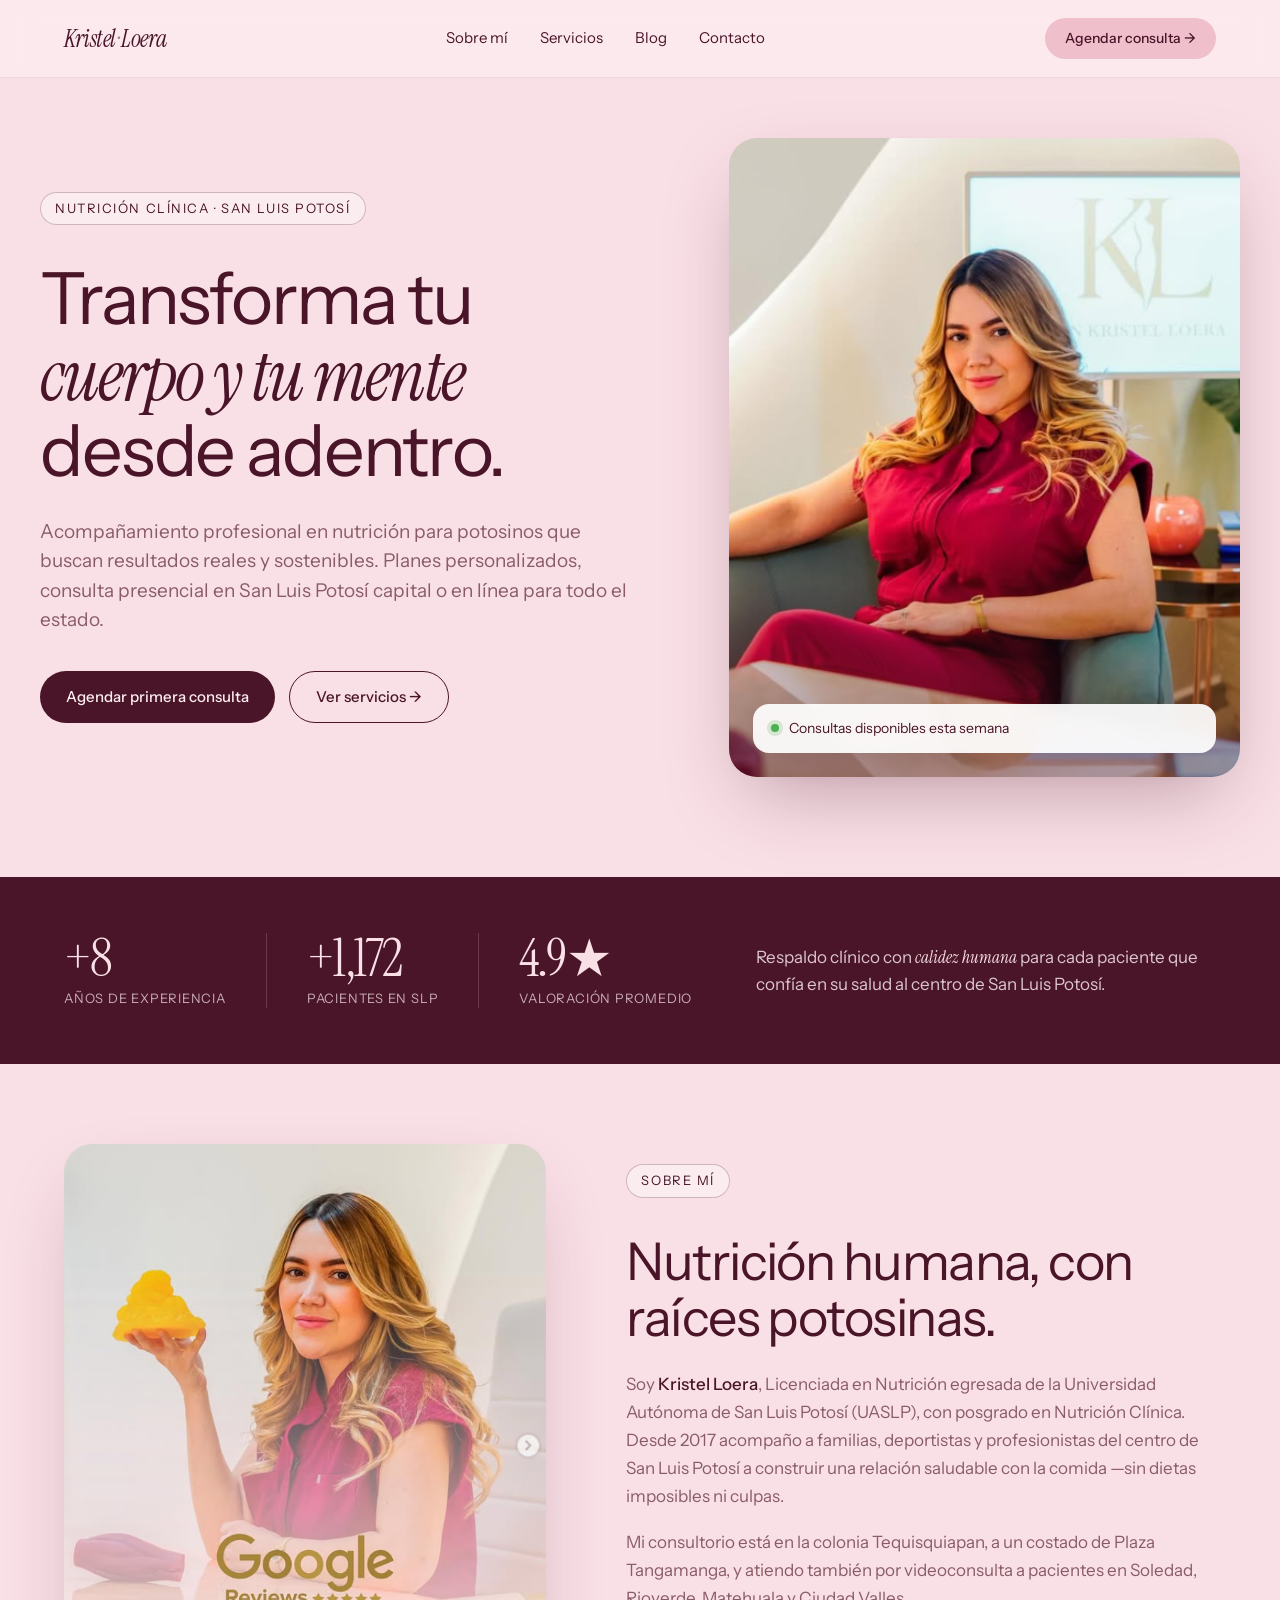
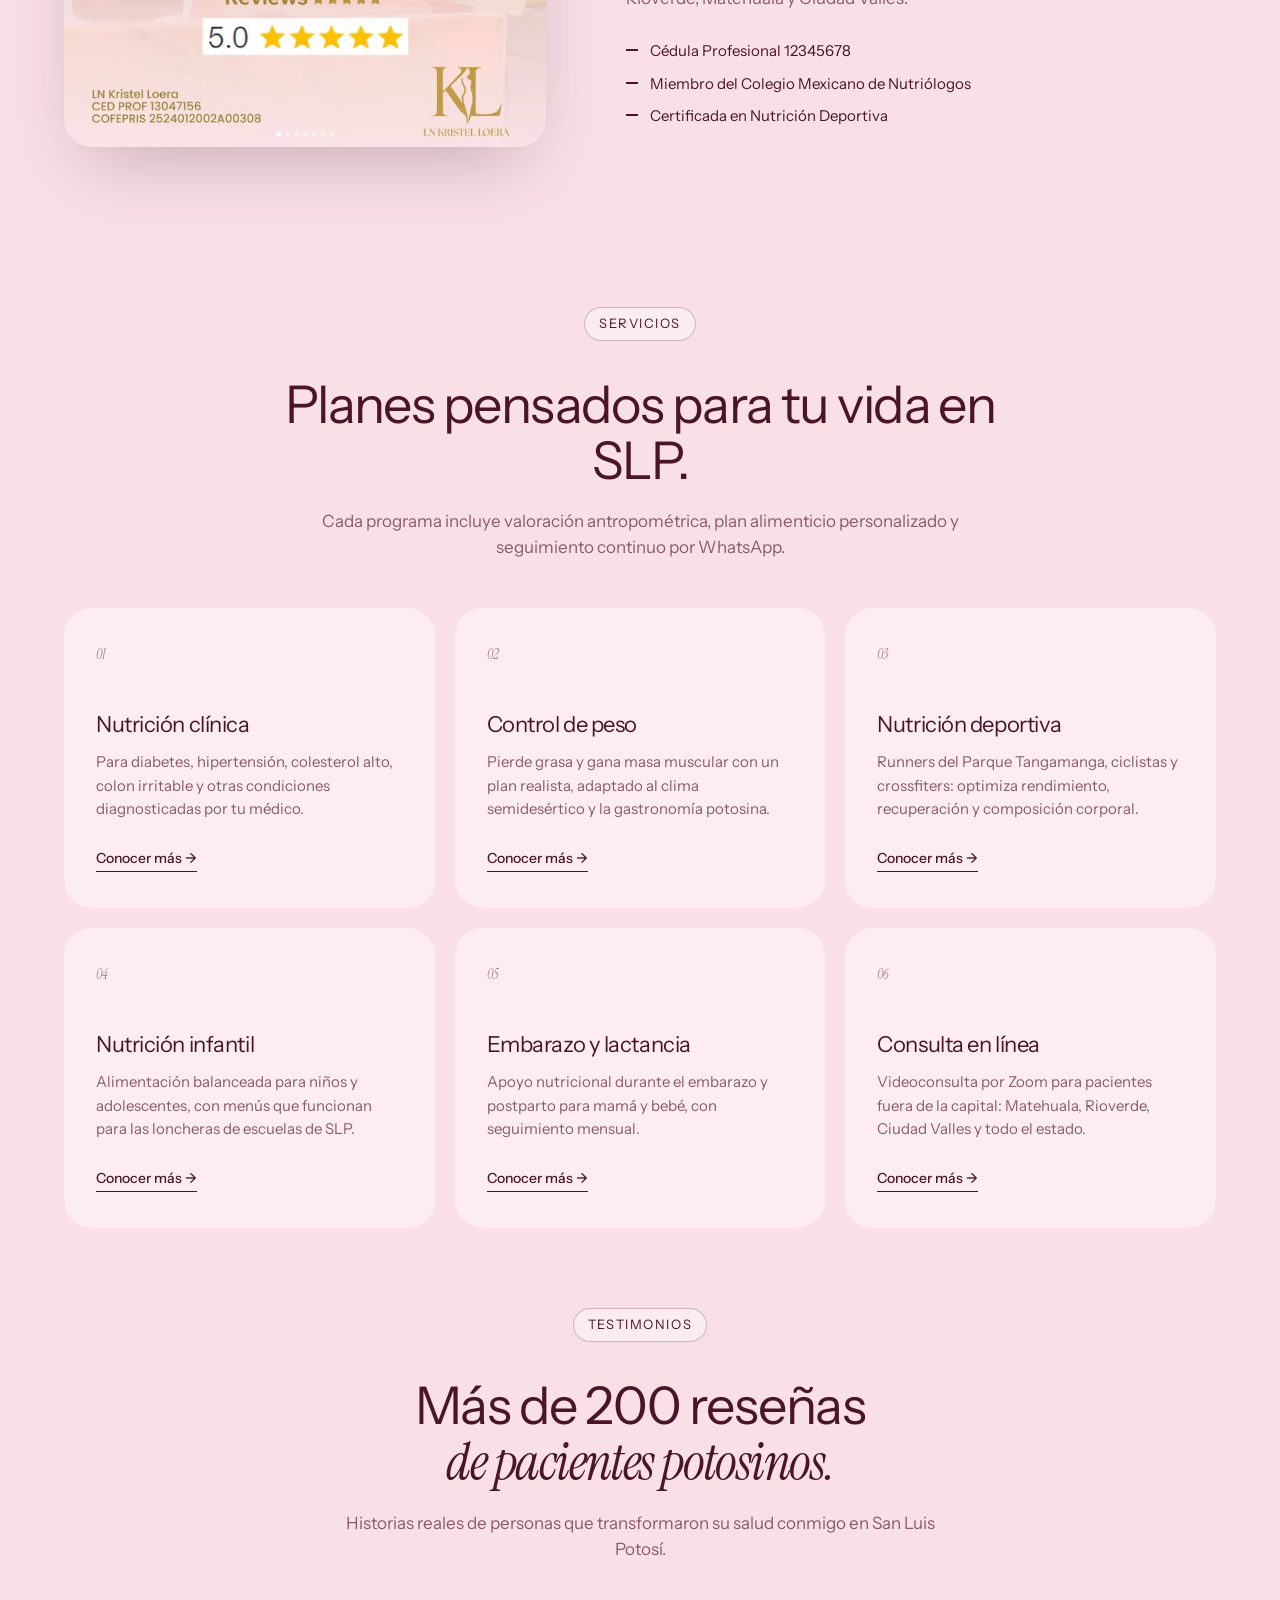
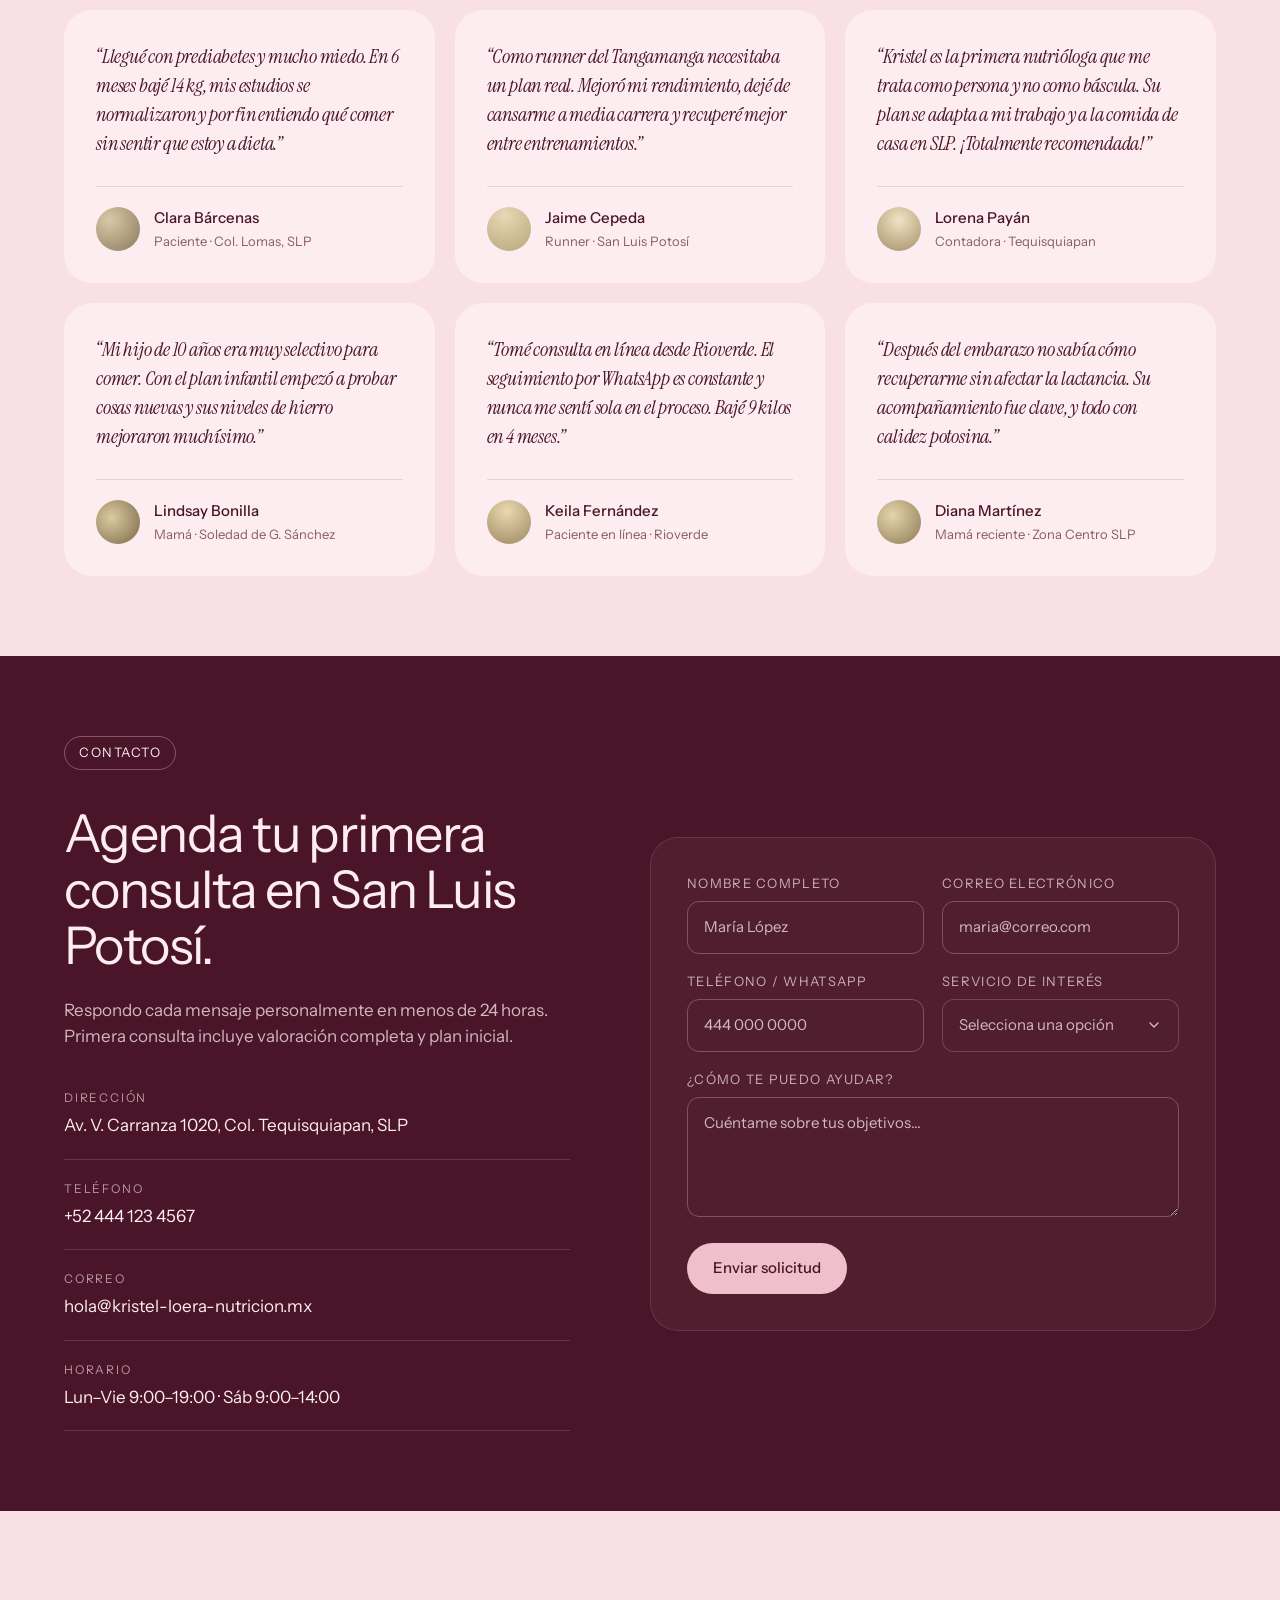
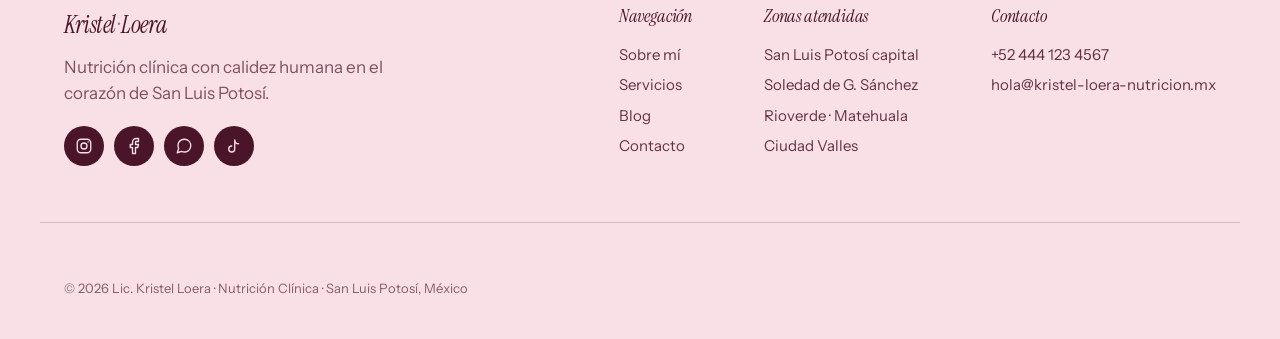
<file: index.html>
<!DOCTYPE html>
<html lang="es-MX">
<head>
  <meta charset="UTF-8" />
  <meta name="viewport" content="width=device-width, initial-scale=1" />
  <title>Lic. Kristel Loera · Nutrióloga en San Luis Potosí | Nutrición Clínica y Bienestar</title>
  <meta name="description" content="Nutrióloga certificada en San Luis Potosí. Planes de alimentación personalizados, control de peso, nutrición clínica y deportiva. Consulta presencial y en línea." />
  <meta name="keywords" content="nutriólogo San Luis Potosí, nutricionista SLP, nutrición clínica San Luis Potosí, plan alimenticio SLP, bajar de peso San Luis Potosí" />
  <meta name="geo.region" content="MX-SLP" />
  <meta name="geo.placename" content="San Luis Potosí" />
  <meta name="geo.position" content="22.156469;-100.985540" />
  <meta name="ICBM" content="22.156469, -100.985540" />
  <link rel="canonical" href="https://kristel-loera-nutricion.mx/" />
  <link rel="icon" href="data:image/svg+xml,%3Csvg xmlns='http://www.w3.org/2000/svg' viewBox='0 0 100 100'%3E%3Ctext x='50%25' y='50%25' text-anchor='middle' dominant-baseline='central' font-size='80'%3E%F0%9F%8D%8E%3C/text%3E%3C/svg%3E" />

  <meta property="og:type" content="website" />
  <meta property="og:locale" content="es_MX" />
  <meta property="og:title" content="Lic. Kristel Loera · Nutrióloga en San Luis Potosí" />
  <meta property="og:description" content="Planes personalizados de nutrición en San Luis Potosí. Transforma tu salud con acompañamiento profesional." />

  <link rel="preconnect" href="https://fonts.googleapis.com" />
  <link rel="preconnect" href="https://fonts.gstatic.com" crossorigin />
  <link href="https://fonts.googleapis.com/css2?family=Instrument+Sans:wght@400;500;600&family=Instrument+Serif:ital@0;1&display=swap" rel="stylesheet" />
  <link rel="stylesheet" href="styles.css" />

  <script type="application/ld+json">
  {
    "@context": "https://schema.org",
    "@type": "LocalBusiness",
    "@id": "https://kristel-loera-nutricion.mx/#business",
    "name": "Lic. Kristel Loera — Nutrición Clínica",
    "image": "https://kristel-loera-nutricion.mx/og.jpg",
    "description": "Nutrióloga certificada en San Luis Potosí. Planes de alimentación personalizados.",
    "address": {
      "@type": "PostalAddress",
      "streetAddress": "Av. Venustiano Carranza 1020, Col. Tequisquiapan",
      "addressLocality": "San Luis Potosí",
      "addressRegion": "SLP",
      "postalCode": "78250",
      "addressCountry": "MX"
    },
    "geo": { "@type": "GeoCoordinates", "latitude": 22.156469, "longitude": -100.98554 },
    "telephone": "+52-444-123-4567",
    "priceRange": "$$",
    "areaServed": "San Luis Potosí",
    "openingHours": "Mo-Fr 09:00-19:00, Sa 09:00-14:00"
  }
  </script>
</head>
<body>

  <header class="nav">
    <div class="nav__inner">
      <a href="index.html" class="logo">Kristel<span>·</span>Loera</a>
      <nav class="nav__links" aria-label="Principal">
        <a href="sobre-mi.html">Sobre mí</a>
        <a href="servicios.html">Servicios</a>
        <a href="blog.html">Blog</a>
        <a href="contacto.html">Contacto</a>
      </nav>
      <a href="contacto.html" class="btn btn--pill">Agendar consulta →</a>
      <button class="nav__toggle" type="button" aria-label="Abrir menú" aria-expanded="false">
        <span></span><span></span><span></span>
      </button>
    </div>
  </header>

  <main>

    <!-- HERO -->
    <section class="hero">
      <div class="hero__grid">
        <div class="hero__content">
          <span class="eyebrow">Nutrición clínica · San Luis Potosí</span>
          <h1>Transforma tu<br/><em>cuerpo y tu mente</em><br/>desde adentro.</h1>
          <p class="lead">
            Acompañamiento profesional en nutrición para potosinos que buscan resultados
            reales y sostenibles. Planes personalizados, consulta presencial en
            San Luis Potosí capital o en línea para todo el estado.
          </p>
          <div class="hero__cta">
            <a href="#contacto" class="btn btn--primary">Agendar primera consulta</a>
            <a href="#servicios" class="btn btn--ghost">Ver servicios →</a>
          </div>
        </div>
        <div class="hero__media" aria-hidden="true">
          <div class="hero__photo"></div>
          <div class="hero__badge">
            <span class="dot"></span> Consultas disponibles esta semana
          </div>
        </div>
      </div>
    </section>

    <!-- STATS BAND -->
    <section class="stats-band" aria-label="Respaldo profesional">
      <div class="container stats-band__inner">
        <ul class="stats-band__list">
          <li><strong data-count="8" data-prefix="+">+0</strong><span>años de experiencia</span></li>
          <li><strong data-count="1200" data-prefix="+">+0</strong><span>pacientes en SLP</span></li>
          <li><strong data-count="5" data-suffix="★" data-decimals="1">0★</strong><span>valoración promedio</span></li>
        </ul>
        <p class="stats-band__text">
          Respaldo clínico con <em>calidez humana</em> para cada paciente que confía
          en su salud al centro de San Luis Potosí.
        </p>
      </div>
    </section>

    <!-- SOBRE MÍ -->
    <section id="sobre-mi" class="about">
      <div class="container about__grid">
        <div class="about__media" aria-hidden="true">
          <div class="about__photo"></div>
        </div>
        <div class="about__content">
          <span class="eyebrow">Sobre mí</span>
          <h2>Nutrición humana, con raíces potosinas.</h2>
          <p>
            Soy <strong>Kristel Loera</strong>, Licenciada en Nutrición egresada de la
            Universidad Autónoma de San Luis Potosí (UASLP), con posgrado en
            Nutrición Clínica. Desde 2017 acompaño a familias, deportistas y
            profesionistas del centro de San Luis Potosí a construir una relación
            saludable con la comida —sin dietas imposibles ni culpas.
          </p>
          <p>
            Mi consultorio está en la colonia Tequisquiapan, a un costado de Plaza
            Tangamanga, y atiendo también por videoconsulta a pacientes en Soledad,
            Rioverde, Matehuala y Ciudad Valles.
          </p>
          <ul class="credentials">
            <li>Cédula Profesional 12345678</li>
            <li>Miembro del Colegio Mexicano de Nutriólogos</li>
            <li>Certificada en Nutrición Deportiva</li>
          </ul>
        </div>
      </div>
    </section>

    <!-- SERVICIOS -->
    <section id="servicios" class="services">
      <div class="container">
        <div class="services__head">
          <span class="eyebrow">Servicios</span>
          <h2>Planes pensados para tu vida en SLP.</h2>
          <p>
            Cada programa incluye valoración antropométrica, plan alimenticio
            personalizado y seguimiento continuo por WhatsApp.
          </p>
        </div>
        <div class="services__grid">
          <article class="service">
            <div class="service__num">01</div>
            <h3>Nutrición clínica</h3>
            <p>
              Para diabetes, hipertensión, colesterol alto, colon irritable y
              otras condiciones diagnosticadas por tu médico.
            </p>
            <a href="#contacto" class="service__link">Conocer más →</a>
          </article>

          <article class="service">
            <div class="service__num">02</div>
            <h3>Control de peso</h3>
            <p>
              Pierde grasa y gana masa muscular con un plan realista, adaptado
              al clima semidesértico y la gastronomía potosina.
            </p>
            <a href="#contacto" class="service__link">Conocer más →</a>
          </article>

          <article class="service">
            <div class="service__num">03</div>
            <h3>Nutrición deportiva</h3>
            <p>
              Runners del Parque Tangamanga, ciclistas y crossfiters: optimiza
              rendimiento, recuperación y composición corporal.
            </p>
            <a href="#contacto" class="service__link">Conocer más →</a>
          </article>

          <article class="service">
            <div class="service__num">04</div>
            <h3>Nutrición infantil</h3>
            <p>
              Alimentación balanceada para niños y adolescentes, con menús que
              funcionan para las loncheras de escuelas de SLP.
            </p>
            <a href="#contacto" class="service__link">Conocer más →</a>
          </article>

          <article class="service">
            <div class="service__num">05</div>
            <h3>Embarazo y lactancia</h3>
            <p>
              Apoyo nutricional durante el embarazo y postparto para mamá y bebé,
              con seguimiento mensual.
            </p>
            <a href="#contacto" class="service__link">Conocer más →</a>
          </article>

          <article class="service">
            <div class="service__num">06</div>
            <h3>Consulta en línea</h3>
            <p>
              Videoconsulta por Zoom para pacientes fuera de la capital: Matehuala,
              Rioverde, Ciudad Valles y todo el estado.
            </p>
            <a href="#contacto" class="service__link">Conocer más →</a>
          </article>
        </div>
      </div>
    </section>

    <!-- TESTIMONIOS -->
    <section id="testimonios" class="testimonials">
      <div class="container">
        <div class="testimonials__head">
          <span class="eyebrow">Testimonios</span>
          <h2>Más de 200 reseñas<br/><em>de pacientes potosinos.</em></h2>
          <p>Historias reales de personas que transformaron su salud conmigo en San Luis Potosí.</p>
        </div>

        <div class="testimonials__grid">
          <article class="testimonial">
            <p class="testimonial__quote">“Llegué con prediabetes y mucho miedo. En 6 meses bajé 14 kg, mis estudios se normalizaron y por fin entiendo qué comer sin sentir que estoy a dieta.”</p>
            <div class="testimonial__author">
              <div class="testimonial__avatar" style="background: radial-gradient(circle at 30% 30%, #d9c9a8, #8a7a5c);"></div>
              <div>
                <strong>Clara Bárcenas</strong>
                <span>Paciente · Col. Lomas, SLP</span>
              </div>
            </div>
          </article>

          <article class="testimonial">
            <p class="testimonial__quote">“Como runner del Tangamanga necesitaba un plan real. Mejoró mi rendimiento, dejé de cansarme a media carrera y recuperé mejor entre entrenamientos.”</p>
            <div class="testimonial__author">
              <div class="testimonial__avatar" style="background: radial-gradient(circle at 40% 20%, #e8d8b4, #b8a57a);"></div>
              <div>
                <strong>Jaime Cepeda</strong>
                <span>Runner · San Luis Potosí</span>
              </div>
            </div>
          </article>

          <article class="testimonial">
            <p class="testimonial__quote">“Kristel es la primera nutrióloga que me trata como persona y no como báscula. Su plan se adapta a mi trabajo y a la comida de casa en SLP. ¡Totalmente recomendada!”</p>
            <div class="testimonial__author">
              <div class="testimonial__avatar" style="background: radial-gradient(circle at 50% 30%, #f1e3c3, #a6906a);"></div>
              <div>
                <strong>Lorena Payán</strong>
                <span>Contadora · Tequisquiapan</span>
              </div>
            </div>
          </article>

          <article class="testimonial">
            <p class="testimonial__quote">“Mi hijo de 10 años era muy selectivo para comer. Con el plan infantil empezó a probar cosas nuevas y sus niveles de hierro mejoraron muchísimo.”</p>
            <div class="testimonial__author">
              <div class="testimonial__avatar" style="background: radial-gradient(circle at 35% 40%, #dccaa0, #7a6848);"></div>
              <div>
                <strong>Lindsay Bonilla</strong>
                <span>Mamá · Soledad de G. Sánchez</span>
              </div>
            </div>
          </article>

          <article class="testimonial">
            <p class="testimonial__quote">“Tomé consulta en línea desde Rioverde. El seguimiento por WhatsApp es constante y nunca me sentí sola en el proceso. Bajé 9 kilos en 4 meses.”</p>
            <div class="testimonial__author">
              <div class="testimonial__avatar" style="background: radial-gradient(circle at 45% 25%, #ead8b0, #9c8862);"></div>
              <div>
                <strong>Keila Fernández</strong>
                <span>Paciente en línea · Rioverde</span>
              </div>
            </div>
          </article>

          <article class="testimonial">
            <p class="testimonial__quote">“Después del embarazo no sabía cómo recuperarme sin afectar la lactancia. Su acompañamiento fue clave, y todo con calidez potosina.”</p>
            <div class="testimonial__author">
              <div class="testimonial__avatar" style="background: radial-gradient(circle at 35% 35%, #e4d4ab, #8e7a56);"></div>
              <div>
                <strong>Diana Martínez</strong>
                <span>Mamá reciente · Zona Centro SLP</span>
              </div>
            </div>
          </article>
        </div>
      </div>
    </section>

    <!-- CONTACTO -->
    <section id="contacto" class="contact">
      <div class="container contact__grid">
        <div class="contact__intro">
          <span class="eyebrow">Contacto</span>
          <h2>Agenda tu primera<br/>consulta en San Luis Potosí.</h2>
          <p>
            Respondo cada mensaje personalmente en menos de 24 horas.
            Primera consulta incluye valoración completa y plan inicial.
          </p>
          <ul class="contact__details">
            <li><strong>Dirección</strong><span>Av. V. Carranza 1020, Col. Tequisquiapan, SLP</span></li>
            <li><strong>Teléfono</strong><span>+52 444 123 4567</span></li>
            <li><strong>Correo</strong><span>hola@kristel-loera-nutricion.mx</span></li>
            <li><strong>Horario</strong><span>Lun–Vie 9:00–19:00 · Sáb 9:00–14:00</span></li>
          </ul>
        </div>

        <form class="form" onsubmit="event.preventDefault(); this.querySelector('.form__ok').hidden=false;">
          <label>
            <span>Nombre completo</span>
            <input type="text" name="nombre" required placeholder="María López" />
          </label>
          <label>
            <span>Correo electrónico</span>
            <input type="email" name="correo" required placeholder="maria@correo.com" />
          </label>
          <label>
            <span>Teléfono / WhatsApp</span>
            <input type="tel" name="tel" required placeholder="444 000 0000" />
          </label>
          <label>
            <span>Servicio de interés</span>
            <select name="servicio" required>
              <option value="">Selecciona una opción</option>
              <option>Nutrición clínica</option>
              <option>Control de peso</option>
              <option>Nutrición deportiva</option>
              <option>Nutrición infantil</option>
              <option>Embarazo y lactancia</option>
              <option>Consulta en línea</option>
            </select>
          </label>
          <label class="form__full">
            <span>¿Cómo te puedo ayudar?</span>
            <textarea name="mensaje" rows="4" placeholder="Cuéntame sobre tus objetivos..."></textarea>
          </label>
          <button type="submit" class="btn btn--primary form__submit">Enviar solicitud</button>
          <p class="form__ok" hidden>¡Gracias! Te escribiré en las próximas 24 horas.</p>
        </form>
      </div>
    </section>

  </main>

  <footer class="footer">
    <div class="container footer__inner">
      <div class="footer__brand">
        <a href="#" class="logo logo--light">Kristel<span>·</span>Loera</a>
        <p>Nutrición clínica con calidez humana en el corazón de San Luis Potosí.</p>
        <div class="socials" aria-label="Redes sociales">
          <a href="#" aria-label="Instagram"><svg viewBox="0 0 24 24" fill="none" stroke="currentColor" stroke-width="1.8" stroke-linecap="round" stroke-linejoin="round"><rect x="3" y="3" width="18" height="18" rx="5"/><circle cx="12" cy="12" r="4"/><circle cx="17.5" cy="6.5" r="1" fill="currentColor" stroke="none"/></svg></a>
          <a href="#" aria-label="Facebook"><svg viewBox="0 0 24 24" fill="none" stroke="currentColor" stroke-width="1.8" stroke-linecap="round" stroke-linejoin="round"><path d="M18 2h-3a5 5 0 0 0-5 5v3H7v4h3v8h4v-8h3l1-4h-4V7a1 1 0 0 1 1-1h3z"/></svg></a>
          <a href="#" aria-label="WhatsApp"><svg viewBox="0 0 24 24" fill="none" stroke="currentColor" stroke-width="1.8" stroke-linecap="round" stroke-linejoin="round"><path d="M21 11.5a8.38 8.38 0 0 1-.9 3.8 8.5 8.5 0 0 1-7.6 4.7 8.38 8.38 0 0 1-3.8-.9L3 21l1.9-5.7a8.38 8.38 0 0 1-.9-3.8 8.5 8.5 0 0 1 4.7-7.6 8.38 8.38 0 0 1 3.8-.9h.5a8.48 8.48 0 0 1 8 8v.5z"/></svg></a>
          <a href="#" aria-label="TikTok"><svg viewBox="0 0 24 24" fill="none" stroke="currentColor" stroke-width="1.8" stroke-linecap="round" stroke-linejoin="round"><path d="M9 12a4 4 0 1 0 4 4V4a5 5 0 0 0 5 5"/></svg></a>
        </div>
      </div>
      <div class="footer__cols">
        <div>
          <h4>Navegación</h4>
          <a href="sobre-mi.html">Sobre mí</a>
          <a href="servicios.html">Servicios</a>
          <a href="blog.html">Blog</a>
          <a href="contacto.html">Contacto</a>
        </div>
        <div>
          <h4>Zonas atendidas</h4>
          <span>San Luis Potosí capital</span>
          <span>Soledad de G. Sánchez</span>
          <span>Rioverde · Matehuala</span>
          <span>Ciudad Valles</span>
        </div>
        <div>
          <h4>Contacto</h4>
          <span>+52 444 123 4567</span>
          <span>hola@kristel-loera-nutricion.mx</span>
        </div>
      </div>
    </div>
    <div class="container footer__base">
      <span>© 2026 Lic. Kristel Loera · Nutrición Clínica · San Luis Potosí, México</span>
    </div>
  </footer>

  <script>
    (() => {
      const els = document.querySelectorAll('[data-count]');
      const ease = t => 1 - Math.pow(1 - t, 3);
      const animate = (el) => {
        const target = parseFloat(el.dataset.count);
        const decimals = parseInt(el.dataset.decimals || '0', 10);
        const prefix = el.dataset.prefix || '';
        const suffix = el.dataset.suffix || '';
        const duration = 1600;
        const start = performance.now();
        const tick = (now) => {
          const p = Math.min(1, (now - start) / duration);
          const v = target * ease(p);
          const formatted = decimals
            ? v.toFixed(decimals)
            : Math.round(v).toLocaleString('es-MX');
          el.textContent = prefix + formatted + suffix;
          if (p < 1) requestAnimationFrame(tick);
        };
        requestAnimationFrame(tick);
      };
      const io = new IntersectionObserver((entries) => {
        entries.forEach(e => {
          if (e.isIntersecting) { animate(e.target); io.unobserve(e.target); }
        });
      }, { threshold: 0.4 });
      els.forEach(el => io.observe(el));
    })();
  </script>
  <script src="nav.js"></script>
</body>
</html>
</file>
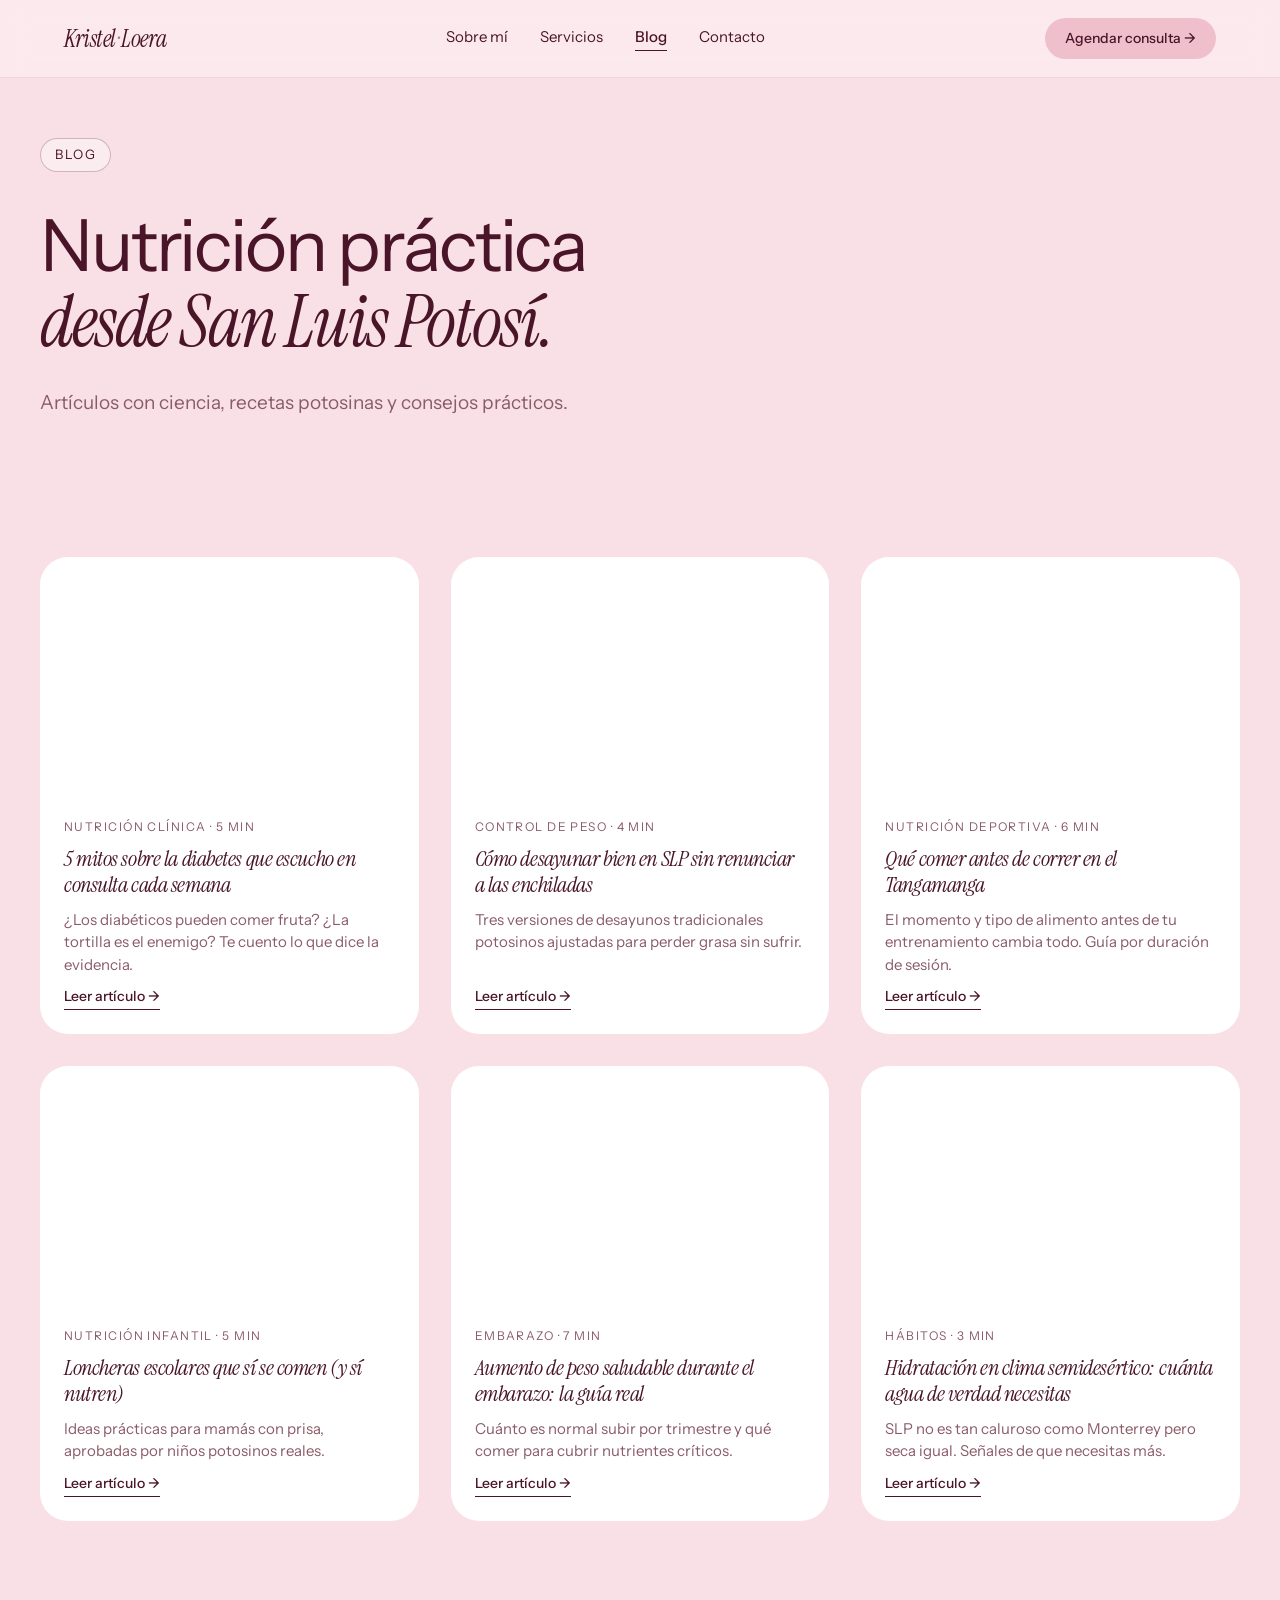
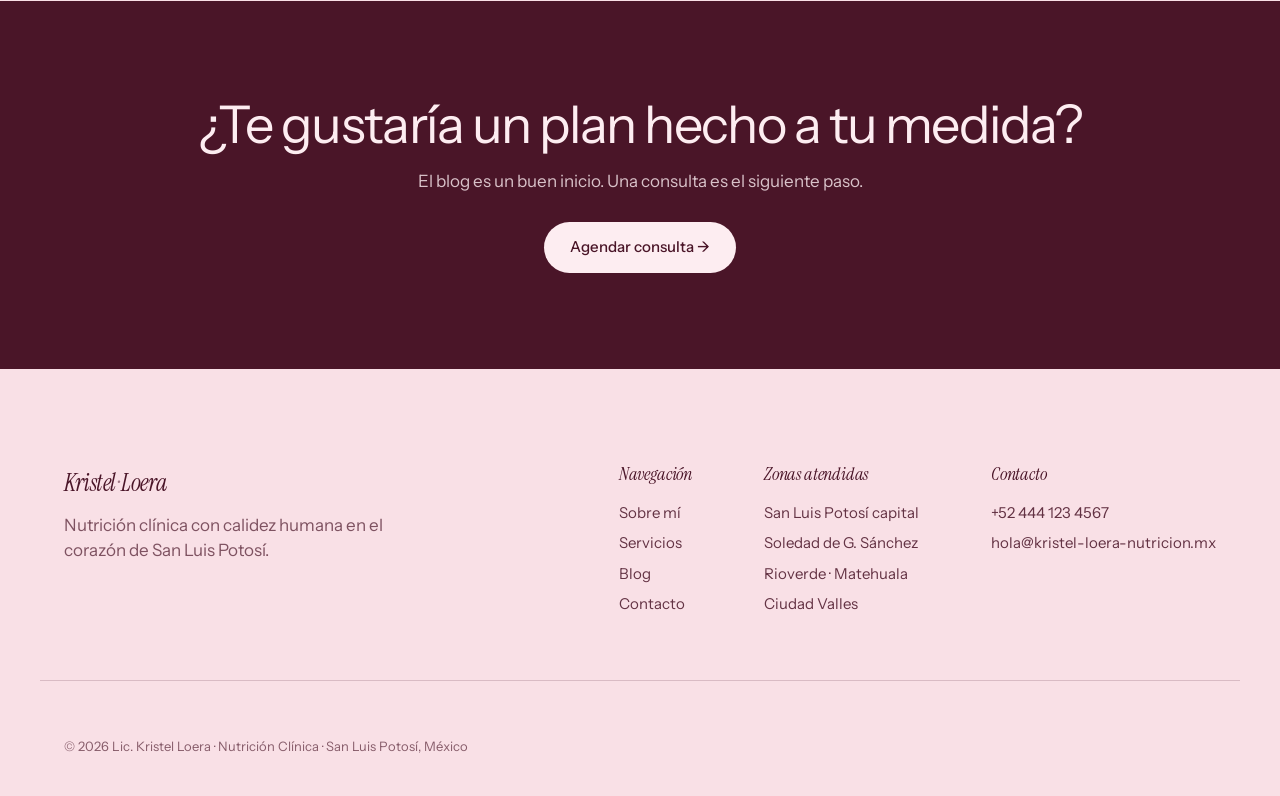
<file: blog.html>
<!DOCTYPE html>
<html lang="es-MX">
<head>
  <meta charset="UTF-8" />
  <meta name="viewport" content="width=device-width, initial-scale=1" />
  <title>Blog · Lic. Kristel Loera · Nutrición en San Luis Potosí</title>
  <meta name="description" content="Artículos de nutrición clínica, control de peso, deporte y alimentación familiar por Kristel Loera." />
  <link rel="icon" href="data:image/svg+xml,%3Csvg xmlns='http://www.w3.org/2000/svg' viewBox='0 0 100 100'%3E%3Ctext x='50%25' y='50%25' text-anchor='middle' dominant-baseline='central' font-size='80'%3E%F0%9F%8D%8E%3C/text%3E%3C/svg%3E" />
  <link rel="preconnect" href="https://fonts.googleapis.com" />
  <link rel="preconnect" href="https://fonts.gstatic.com" crossorigin />
  <link href="https://fonts.googleapis.com/css2?family=Instrument+Sans:wght@400;500;600&family=Instrument+Serif:ital@0;1&display=swap" rel="stylesheet" />
  <link rel="stylesheet" href="styles.css" />
</head>
<body>

  <header class="nav">
    <div class="nav__inner">
      <a href="index.html" class="logo">Kristel<span>·</span>Loera</a>
      <nav class="nav__links" aria-label="Principal">
        <a href="sobre-mi.html">Sobre mí</a>
        <a href="servicios.html">Servicios</a>
        <a href="blog.html" aria-current="page">Blog</a>
        <a href="contacto.html">Contacto</a>
      </nav>
      <a href="contacto.html" class="btn btn--pill">Agendar consulta →</a>
      <button class="nav__toggle" type="button" aria-label="Abrir menú" aria-expanded="false">
        <span></span><span></span><span></span>
      </button>
    </div>
  </header>

  <main>

    <section class="page-hero page-hero--text">
      <div class="container">
        <span class="eyebrow">Blog</span>
        <h1>Nutrición práctica<br/><em>desde San Luis Potosí.</em></h1>
        <p class="lead">Artículos con ciencia, recetas potosinas y consejos prácticos.</p>
      </div>
    </section>

    <section class="blog">
      <div class="container">
        <div class="blog__grid">

          <article class="post">
            <div class="post__image" style="background-image: url('https://images.unsplash.com/photo-1505253716362-afaea1d3d1af?auto=format&fit=crop&w=800&q=70');"></div>
            <div class="post__body">
              <span class="post__meta">Nutrición clínica · 5 min</span>
              <h3>5 mitos sobre la diabetes que escucho en consulta cada semana</h3>
              <p>¿Los diabéticos pueden comer fruta? ¿La tortilla es el enemigo? Te cuento lo que dice la evidencia.</p>
              <a href="#" class="service__link">Leer artículo →</a>
            </div>
          </article>

          <article class="post">
            <div class="post__image" style="background-image: url('https://images.unsplash.com/photo-1525351484163-7529414344d8?auto=format&fit=crop&w=800&q=70');"></div>
            <div class="post__body">
              <span class="post__meta">Control de peso · 4 min</span>
              <h3>Cómo desayunar bien en SLP sin renunciar a las enchiladas</h3>
              <p>Tres versiones de desayunos tradicionales potosinos ajustadas para perder grasa sin sufrir.</p>
              <a href="#" class="service__link">Leer artículo →</a>
            </div>
          </article>

          <article class="post">
            <div class="post__image" style="background-image: url('https://images.unsplash.com/photo-1552674605-db6ffd4facb5?auto=format&fit=crop&w=800&q=70');"></div>
            <div class="post__body">
              <span class="post__meta">Nutrición deportiva · 6 min</span>
              <h3>Qué comer antes de correr en el Tangamanga</h3>
              <p>El momento y tipo de alimento antes de tu entrenamiento cambia todo. Guía por duración de sesión.</p>
              <a href="#" class="service__link">Leer artículo →</a>
            </div>
          </article>

          <article class="post">
            <div class="post__image" style="background-image: url('https://images.unsplash.com/photo-1498837167922-ddd27525d352?auto=format&fit=crop&w=800&q=70');"></div>
            <div class="post__body">
              <span class="post__meta">Nutrición infantil · 5 min</span>
              <h3>Loncheras escolares que sí se comen (y sí nutren)</h3>
              <p>Ideas prácticas para mamás con prisa, aprobadas por niños potosinos reales.</p>
              <a href="#" class="service__link">Leer artículo →</a>
            </div>
          </article>

          <article class="post">
            <div class="post__image" style="background-image: url('https://images.unsplash.com/photo-1519824145371-296894a0daa9?auto=format&fit=crop&w=800&q=70');"></div>
            <div class="post__body">
              <span class="post__meta">Embarazo · 7 min</span>
              <h3>Aumento de peso saludable durante el embarazo: la guía real</h3>
              <p>Cuánto es normal subir por trimestre y qué comer para cubrir nutrientes críticos.</p>
              <a href="#" class="service__link">Leer artículo →</a>
            </div>
          </article>

          <article class="post">
            <div class="post__image" style="background-image: url('https://images.unsplash.com/photo-1548839140-29a749e1cf4d?auto=format&fit=crop&w=800&q=70');"></div>
            <div class="post__body">
              <span class="post__meta">Hábitos · 3 min</span>
              <h3>Hidratación en clima semidesértico: cuánta agua de verdad necesitas</h3>
              <p>SLP no es tan caluroso como Monterrey pero seca igual. Señales de que necesitas más.</p>
              <a href="#" class="service__link">Leer artículo →</a>
            </div>
          </article>

        </div>
      </div>
    </section>

    <section class="cta-band">
      <div class="container cta-band__inner">
        <h2>¿Te gustaría un plan hecho a tu medida?</h2>
        <p>El blog es un buen inicio. Una consulta es el siguiente paso.</p>
        <a href="contacto.html" class="btn btn--primary">Agendar consulta →</a>
      </div>
    </section>

  </main>

  <footer class="footer">
    <div class="container footer__inner">
      <div class="footer__brand">
        <a href="index.html" class="logo logo--light">Kristel<span>·</span>Loera</a>
        <p>Nutrición clínica con calidez humana en el corazón de San Luis Potosí.</p>
      </div>
      <div class="footer__cols">
        <div>
          <h4>Navegación</h4>
          <a href="sobre-mi.html">Sobre mí</a>
          <a href="servicios.html">Servicios</a>
          <a href="blog.html">Blog</a>
          <a href="contacto.html">Contacto</a>
        </div>
        <div>
          <h4>Zonas atendidas</h4>
          <span>San Luis Potosí capital</span>
          <span>Soledad de G. Sánchez</span>
          <span>Rioverde · Matehuala</span>
          <span>Ciudad Valles</span>
        </div>
        <div>
          <h4>Contacto</h4>
          <span>+52 444 123 4567</span>
          <span>hola@kristel-loera-nutricion.mx</span>
        </div>
      </div>
    </div>
    <div class="container footer__base">
      <span>© 2026 Lic. Kristel Loera · Nutrición Clínica · San Luis Potosí, México</span>
    </div>
  </footer>

  <script src="nav.js"></script>
</body>
</html>
</file>
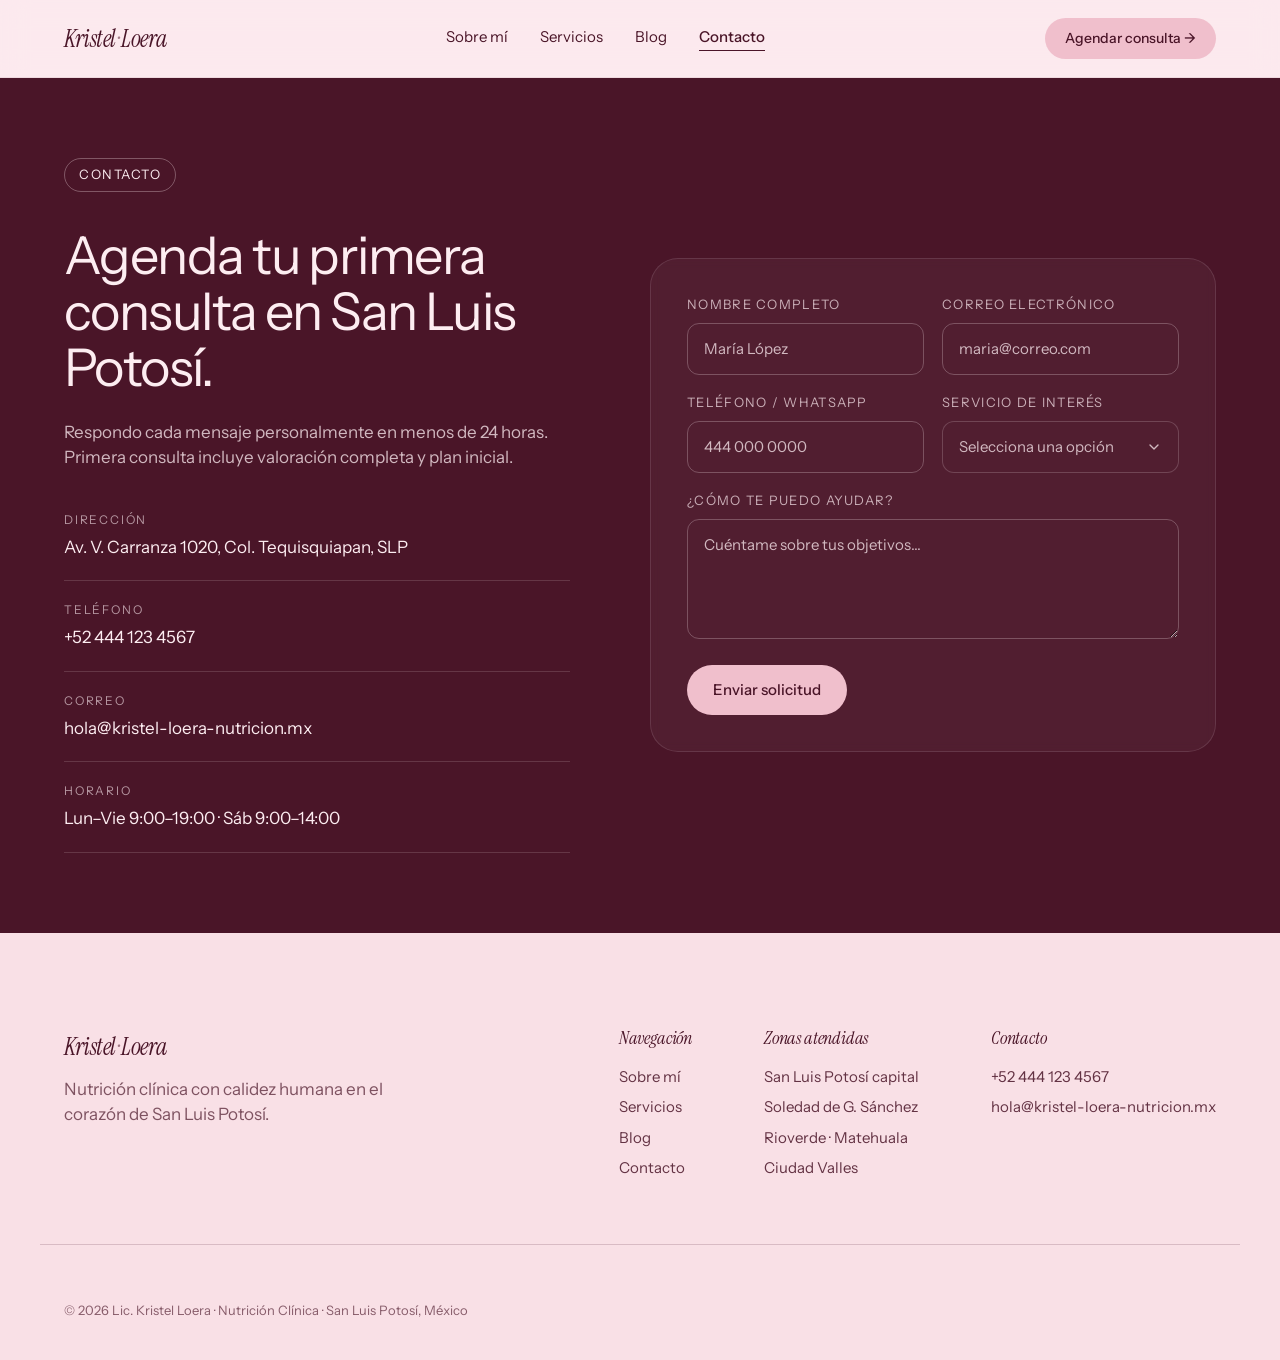
<file: contacto.html>
<!DOCTYPE html>
<html lang="es-MX">
<head>
  <meta charset="UTF-8" />
  <meta name="viewport" content="width=device-width, initial-scale=1" />
  <title>Contacto · Lic. Kristel Loera · Nutrióloga en San Luis Potosí</title>
  <meta name="description" content="Agenda tu consulta con Kristel Loera. Presencial en San Luis Potosí o en línea. Respuesta en menos de 24 horas." />
  <link rel="icon" href="data:image/svg+xml,%3Csvg xmlns='http://www.w3.org/2000/svg' viewBox='0 0 100 100'%3E%3Ctext x='50%25' y='50%25' text-anchor='middle' dominant-baseline='central' font-size='80'%3E%F0%9F%8D%8E%3C/text%3E%3C/svg%3E" />
  <link rel="preconnect" href="https://fonts.googleapis.com" />
  <link rel="preconnect" href="https://fonts.gstatic.com" crossorigin />
  <link href="https://fonts.googleapis.com/css2?family=Instrument+Sans:wght@400;500;600&family=Instrument+Serif:ital@0;1&display=swap" rel="stylesheet" />
  <link rel="stylesheet" href="styles.css" />
</head>
<body>

  <header class="nav">
    <div class="nav__inner">
      <a href="index.html" class="logo">Kristel<span>·</span>Loera</a>
      <nav class="nav__links" aria-label="Principal">
        <a href="sobre-mi.html">Sobre mí</a>
        <a href="servicios.html">Servicios</a>
        <a href="blog.html">Blog</a>
        <a href="contacto.html" aria-current="page">Contacto</a>
      </nav>
      <a href="#contacto" class="btn btn--pill">Agendar consulta →</a>
      <button class="nav__toggle" type="button" aria-label="Abrir menú" aria-expanded="false">
        <span></span><span></span><span></span>
      </button>
    </div>
  </header>

  <main>

    <section id="contacto" class="contact">
      <div class="container contact__grid">
        <div class="contact__intro">
          <span class="eyebrow">Contacto</span>
          <h2>Agenda tu primera<br/>consulta en San Luis Potosí.</h2>
          <p>
            Respondo cada mensaje personalmente en menos de 24 horas.
            Primera consulta incluye valoración completa y plan inicial.
          </p>
          <ul class="contact__details">
            <li><strong>Dirección</strong><span>Av. V. Carranza 1020, Col. Tequisquiapan, SLP</span></li>
            <li><strong>Teléfono</strong><span>+52 444 123 4567</span></li>
            <li><strong>Correo</strong><span>hola@kristel-loera-nutricion.mx</span></li>
            <li><strong>Horario</strong><span>Lun–Vie 9:00–19:00 · Sáb 9:00–14:00</span></li>
          </ul>
        </div>

        <form class="form" onsubmit="event.preventDefault(); this.querySelector('.form__ok').hidden=false;">
          <label>
            <span>Nombre completo</span>
            <input type="text" name="nombre" required placeholder="María López" />
          </label>
          <label>
            <span>Correo electrónico</span>
            <input type="email" name="correo" required placeholder="maria@correo.com" />
          </label>
          <label>
            <span>Teléfono / WhatsApp</span>
            <input type="tel" name="tel" required placeholder="444 000 0000" />
          </label>
          <label>
            <span>Servicio de interés</span>
            <select name="servicio" required>
              <option value="">Selecciona una opción</option>
              <option>Nutrición clínica</option>
              <option>Control de peso</option>
              <option>Nutrición deportiva</option>
              <option>Nutrición infantil</option>
              <option>Embarazo y lactancia</option>
              <option>Consulta en línea</option>
            </select>
          </label>
          <label class="form__full">
            <span>¿Cómo te puedo ayudar?</span>
            <textarea name="mensaje" rows="4" placeholder="Cuéntame sobre tus objetivos..."></textarea>
          </label>
          <button type="submit" class="btn btn--primary form__submit">Enviar solicitud</button>
          <p class="form__ok" hidden>¡Gracias! Te escribiré en las próximas 24 horas.</p>
        </form>
      </div>
    </section>

  </main>

  <footer class="footer">
    <div class="container footer__inner">
      <div class="footer__brand">
        <a href="index.html" class="logo logo--light">Kristel<span>·</span>Loera</a>
        <p>Nutrición clínica con calidez humana en el corazón de San Luis Potosí.</p>
      </div>
      <div class="footer__cols">
        <div>
          <h4>Navegación</h4>
          <a href="sobre-mi.html">Sobre mí</a>
          <a href="servicios.html">Servicios</a>
          <a href="blog.html">Blog</a>
          <a href="contacto.html">Contacto</a>
        </div>
        <div>
          <h4>Zonas atendidas</h4>
          <span>San Luis Potosí capital</span>
          <span>Soledad de G. Sánchez</span>
          <span>Rioverde · Matehuala</span>
          <span>Ciudad Valles</span>
        </div>
        <div>
          <h4>Contacto</h4>
          <span>+52 444 123 4567</span>
          <span>hola@kristel-loera-nutricion.mx</span>
        </div>
      </div>
    </div>
    <div class="container footer__base">
      <span>© 2026 Lic. Kristel Loera · Nutrición Clínica · San Luis Potosí, México</span>
    </div>
  </footer>

  <script>
    (() => {
      const root = document.querySelector('.booking');
      if (!root) return;
      const steps = root.querySelectorAll('.booking__step');
      const show = (name) => steps.forEach(s => s.hidden = s.dataset.step !== name);
      const dateLabel = root.querySelector('[data-selected-date]');
      const summaryLabel = root.querySelector('[data-selected-summary]');
      const state = { date: '', time: '' };

      const datesHost = root.querySelector('[data-dates]');
      const today = new Date();
      const dowFmt = new Intl.DateTimeFormat('es-MX', { weekday: 'short' });
      const monthFmt = new Intl.DateTimeFormat('es-MX', { month: 'short' });
      const fullFmt = new Intl.DateTimeFormat('es-MX', { weekday: 'long', day: 'numeric', month: 'long', year: 'numeric' });
      const cap = (s) => s.charAt(0).toUpperCase() + s.slice(1);

      for (let i = 1; i <= 7; i++) {
        const d = new Date(today);
        d.setDate(today.getDate() + i);
        if (d.getDay() === 0) continue;
        const btn = document.createElement('button');
        btn.type = 'button';
        btn.className = 'date-chip';
        btn.dataset.date = fullFmt.format(d);
        btn.innerHTML = `<span class="date-chip__dow">${cap(dowFmt.format(d).replace('.',''))}</span>
                         <span class="date-chip__day">${d.getDate()}</span>
                         <span class="date-chip__mon">${cap(monthFmt.format(d).replace('.',''))}</span>`;
        btn.addEventListener('click', () => {
          state.date = btn.dataset.date;
          dateLabel.textContent = cap(state.date);
          show('slots');
        });
        datesHost.appendChild(btn);
      }

      root.querySelectorAll('.slot').forEach(btn => {
        btn.addEventListener('click', () => {
          state.time = btn.dataset.time;
          summaryLabel.textContent = `${cap(state.date)} · ${state.time}`;
          show('details');
        });
      });
      root.querySelectorAll('.booking__back').forEach(b =>
        b.addEventListener('click', () => show(b.dataset.back))
      );
      root.querySelector('.booking__form').addEventListener('submit', (e) => {
        e.preventDefault();
        show('loading');
        setTimeout(() => show('success'), 2000);
      });

      const modal = document.querySelector('[data-modal]');
      const openModal = () => { show('dates'); modal.hidden = false; document.body.style.overflow = 'hidden'; };
      const closeModal = () => { modal.hidden = true; document.body.style.overflow = ''; };
      document.querySelectorAll('[data-open-booking]').forEach(b => b.addEventListener('click', openModal));
      document.querySelectorAll('[data-close-booking]').forEach(b => b.addEventListener('click', closeModal));
      document.addEventListener('keydown', (e) => { if (e.key === 'Escape' && !modal.hidden) closeModal(); });
    })();
  </script>
  <script src="nav.js"></script>
</body>
</html>
</file>
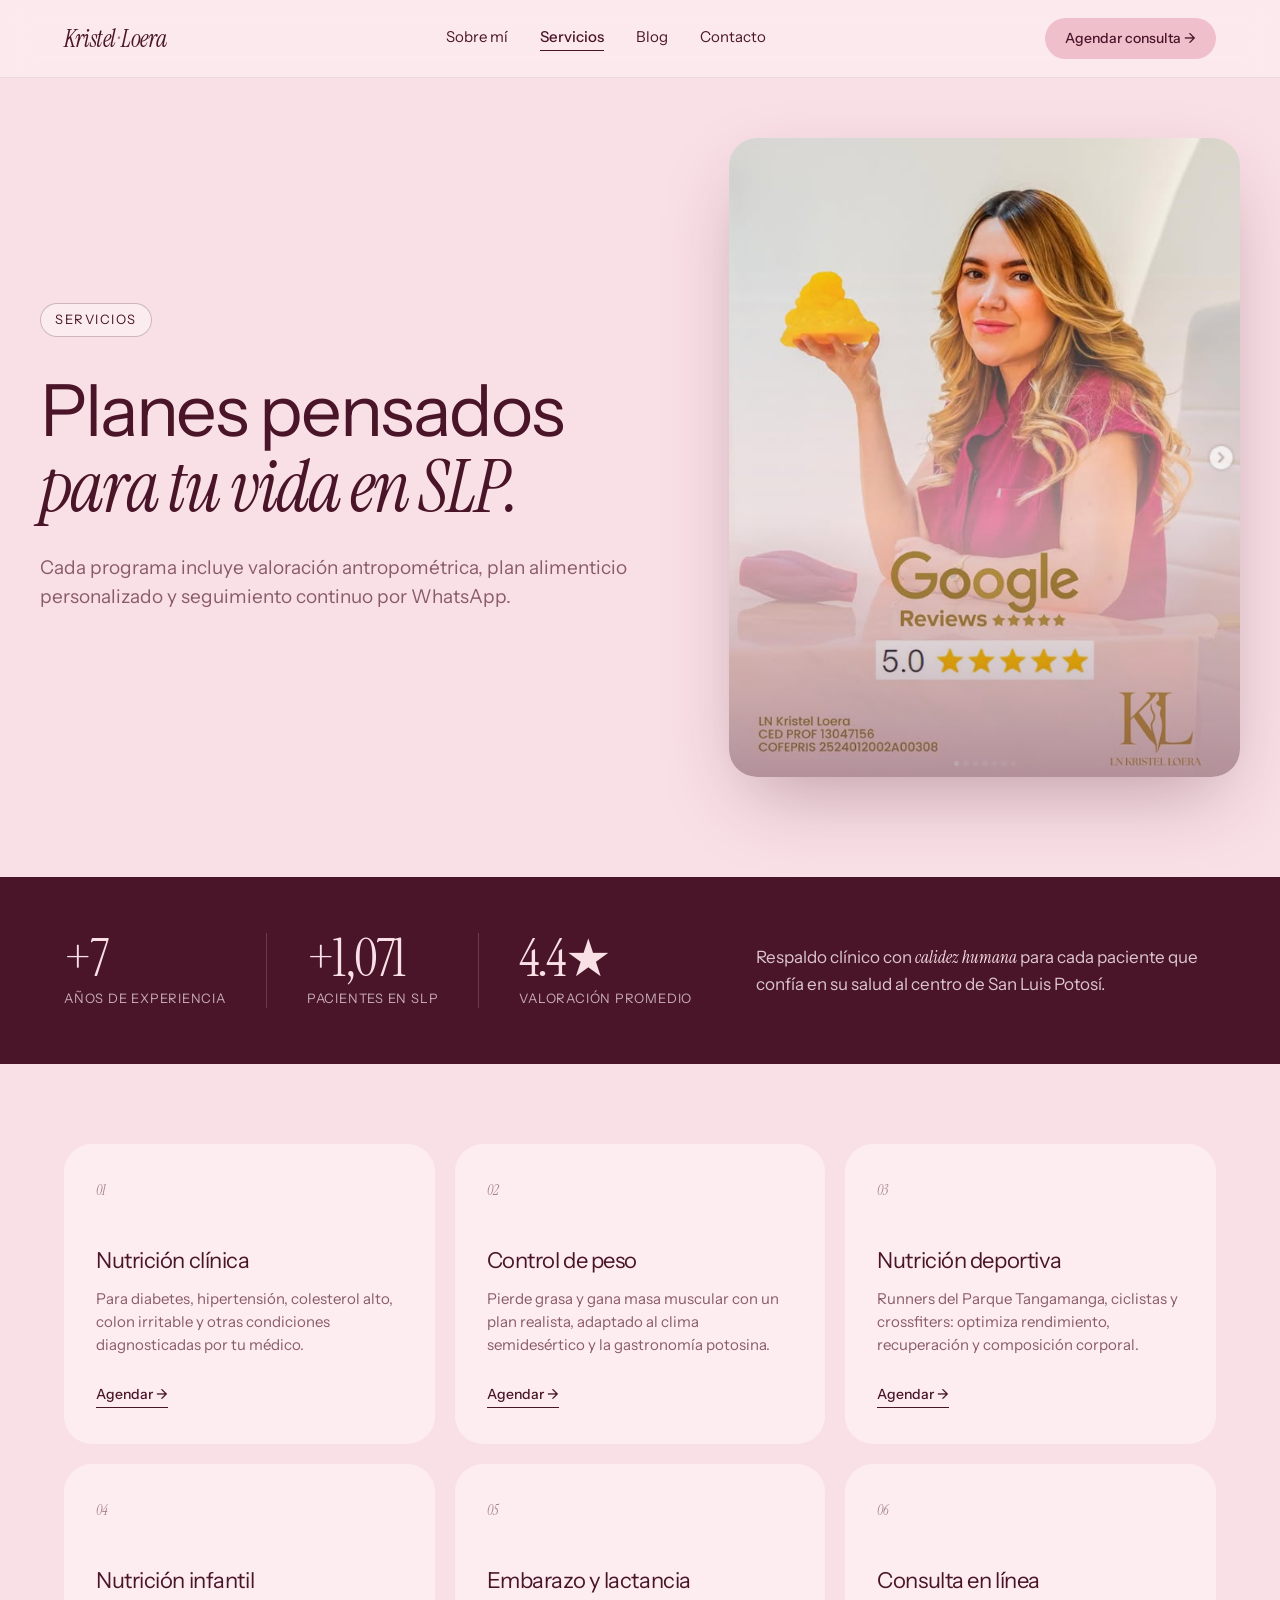
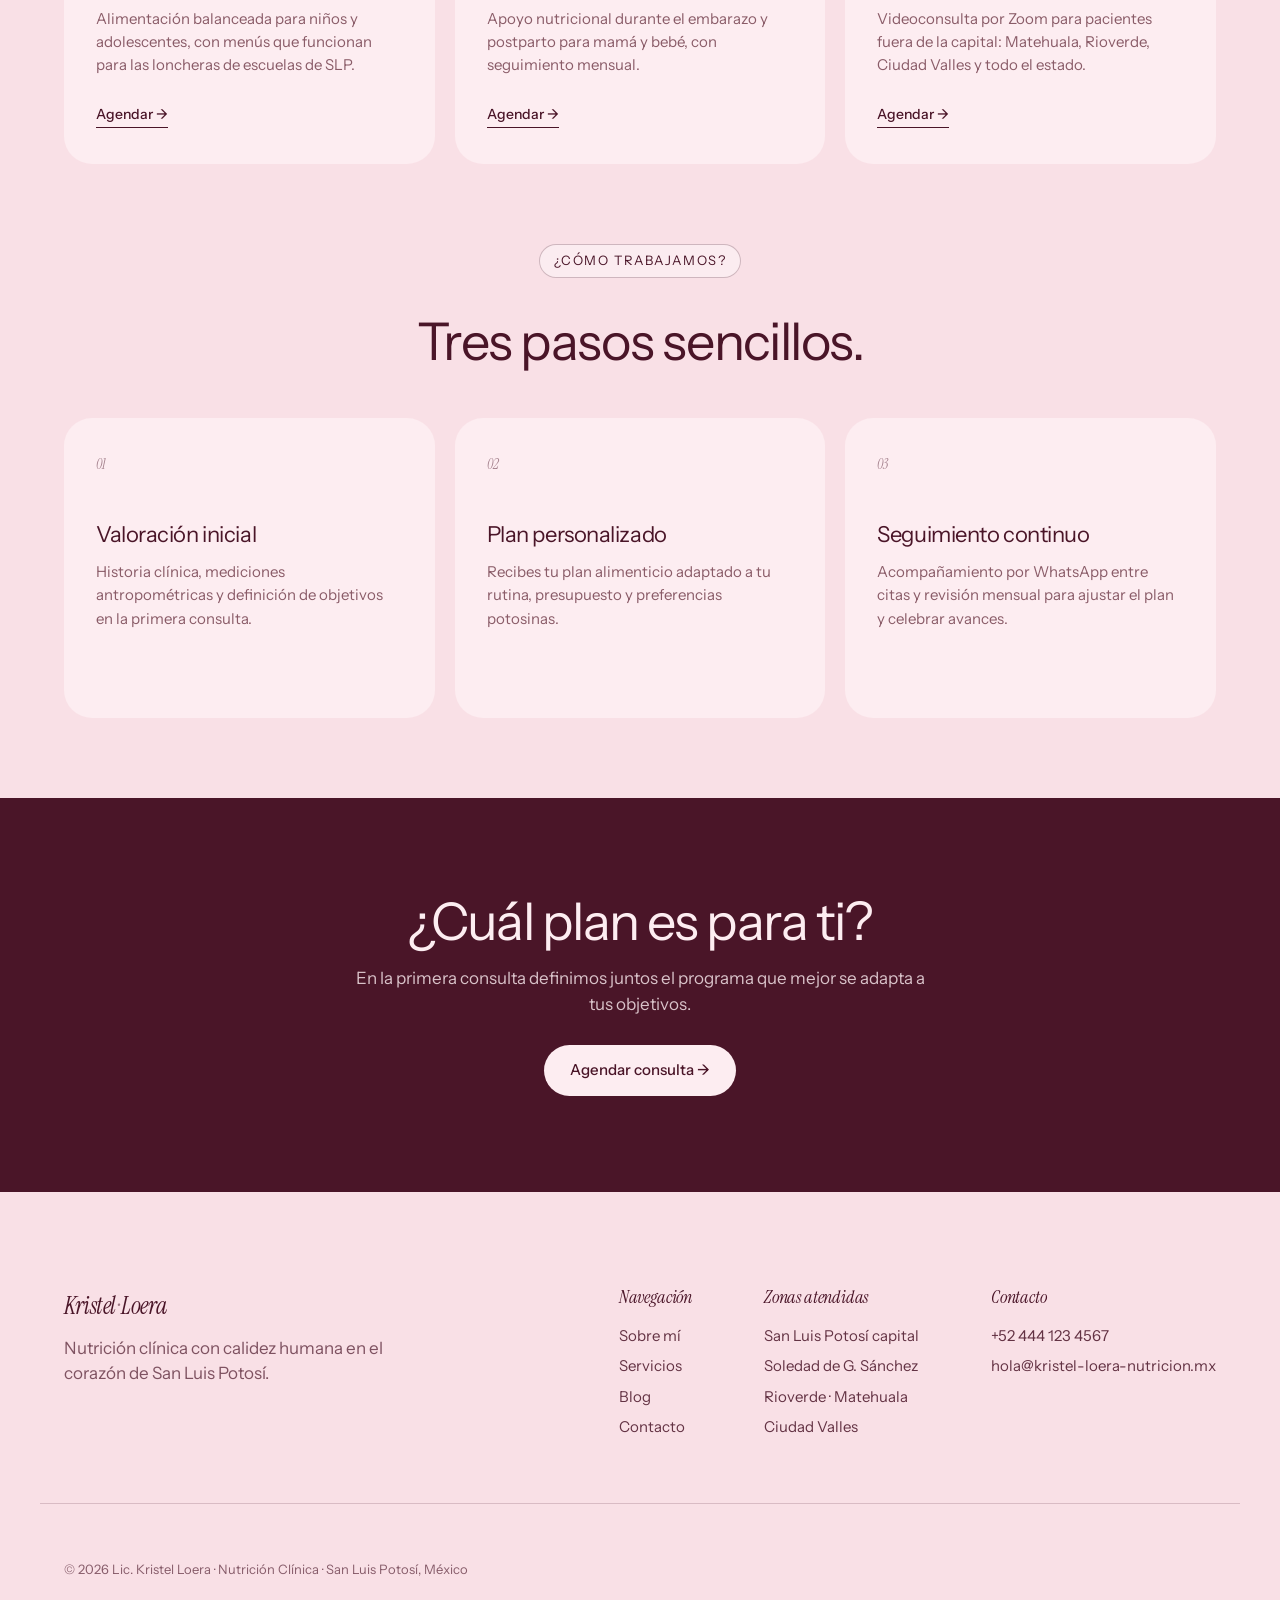
<file: servicios.html>
<!DOCTYPE html>
<html lang="es-MX">
<head>
  <meta charset="UTF-8" />
  <meta name="viewport" content="width=device-width, initial-scale=1" />
  <title>Servicios · Lic. Kristel Loera · Nutrióloga en San Luis Potosí</title>
  <meta name="description" content="Planes de nutrición clínica, control de peso, deportiva, infantil, embarazo y consulta en línea en San Luis Potosí." />
  <link rel="icon" href="data:image/svg+xml,%3Csvg xmlns='http://www.w3.org/2000/svg' viewBox='0 0 100 100'%3E%3Ctext x='50%25' y='50%25' text-anchor='middle' dominant-baseline='central' font-size='80'%3E%F0%9F%8D%8E%3C/text%3E%3C/svg%3E" />
  <link rel="preconnect" href="https://fonts.googleapis.com" />
  <link rel="preconnect" href="https://fonts.gstatic.com" crossorigin />
  <link href="https://fonts.googleapis.com/css2?family=Instrument+Sans:wght@400;500;600&family=Instrument+Serif:ital@0;1&display=swap" rel="stylesheet" />
  <link rel="stylesheet" href="styles.css" />
</head>
<body>

  <header class="nav">
    <div class="nav__inner">
      <a href="index.html" class="logo">Kristel<span>·</span>Loera</a>
      <nav class="nav__links" aria-label="Principal">
        <a href="sobre-mi.html">Sobre mí</a>
        <a href="servicios.html" aria-current="page">Servicios</a>
        <a href="blog.html">Blog</a>
        <a href="contacto.html">Contacto</a>
      </nav>
      <a href="contacto.html" class="btn btn--pill">Agendar consulta →</a>
      <button class="nav__toggle" type="button" aria-label="Abrir menú" aria-expanded="false">
        <span></span><span></span><span></span>
      </button>
    </div>
  </header>

  <main>

    <section class="page-hero">
      <div class="page-hero__grid">
        <div class="page-hero__content">
          <span class="eyebrow">Servicios</span>
          <h1>Planes pensados<br/><em>para tu vida en SLP.</em></h1>
          <p class="lead">
            Cada programa incluye valoración antropométrica, plan alimenticio
            personalizado y seguimiento continuo por WhatsApp.
          </p>
        </div>
        <div class="page-hero__media" aria-hidden="true">
          <div class="page-hero__photo" style="background-image: url('images/kristel - stand.png'); background-position: 35% 15%;"></div>
        </div>
      </div>
    </section>

    <section class="stats-band" aria-label="Respaldo profesional">
      <div class="container stats-band__inner">
        <ul class="stats-band__list">
          <li><strong data-count="8" data-prefix="+">+0</strong><span>años de experiencia</span></li>
          <li><strong data-count="1200" data-prefix="+">+0</strong><span>pacientes en SLP</span></li>
          <li><strong data-count="5" data-suffix="★" data-decimals="1">0★</strong><span>valoración promedio</span></li>
        </ul>
        <p class="stats-band__text">
          Respaldo clínico con <em>calidez humana</em> para cada paciente que confía
          en su salud al centro de San Luis Potosí.
        </p>
      </div>
    </section>

    <section class="services">
      <div class="container">
        <div class="services__grid">
          <article class="service">
            <div class="service__num">01</div>
            <h3>Nutrición clínica</h3>
            <p>Para diabetes, hipertensión, colesterol alto, colon irritable y otras condiciones diagnosticadas por tu médico.</p>
            <a href="contacto.html" class="service__link">Agendar →</a>
          </article>

          <article class="service">
            <div class="service__num">02</div>
            <h3>Control de peso</h3>
            <p>Pierde grasa y gana masa muscular con un plan realista, adaptado al clima semidesértico y la gastronomía potosina.</p>
            <a href="contacto.html" class="service__link">Agendar →</a>
          </article>

          <article class="service">
            <div class="service__num">03</div>
            <h3>Nutrición deportiva</h3>
            <p>Runners del Parque Tangamanga, ciclistas y crossfiters: optimiza rendimiento, recuperación y composición corporal.</p>
            <a href="contacto.html" class="service__link">Agendar →</a>
          </article>

          <article class="service">
            <div class="service__num">04</div>
            <h3>Nutrición infantil</h3>
            <p>Alimentación balanceada para niños y adolescentes, con menús que funcionan para las loncheras de escuelas de SLP.</p>
            <a href="contacto.html" class="service__link">Agendar →</a>
          </article>

          <article class="service">
            <div class="service__num">05</div>
            <h3>Embarazo y lactancia</h3>
            <p>Apoyo nutricional durante el embarazo y postparto para mamá y bebé, con seguimiento mensual.</p>
            <a href="contacto.html" class="service__link">Agendar →</a>
          </article>

          <article class="service">
            <div class="service__num">06</div>
            <h3>Consulta en línea</h3>
            <p>Videoconsulta por Zoom para pacientes fuera de la capital: Matehuala, Rioverde, Ciudad Valles y todo el estado.</p>
            <a href="contacto.html" class="service__link">Agendar →</a>
          </article>
        </div>
      </div>
    </section>

    <section class="process">
      <div class="container">
        <div class="services__head">
          <span class="eyebrow">¿Cómo trabajamos?</span>
          <h2>Tres pasos sencillos.</h2>
        </div>
        <div class="services__grid services__grid--three">
          <article class="service">
            <div class="service__num">01</div>
            <h3>Valoración inicial</h3>
            <p>Historia clínica, mediciones antropométricas y definición de objetivos en la primera consulta.</p>
          </article>
          <article class="service">
            <div class="service__num">02</div>
            <h3>Plan personalizado</h3>
            <p>Recibes tu plan alimenticio adaptado a tu rutina, presupuesto y preferencias potosinas.</p>
          </article>
          <article class="service">
            <div class="service__num">03</div>
            <h3>Seguimiento continuo</h3>
            <p>Acompañamiento por WhatsApp entre citas y revisión mensual para ajustar el plan y celebrar avances.</p>
          </article>
        </div>
      </div>
    </section>

    <section class="cta-band">
      <div class="container cta-band__inner">
        <h2>¿Cuál plan es para ti?</h2>
        <p>En la primera consulta definimos juntos el programa que mejor se adapta a tus objetivos.</p>
        <a href="contacto.html" class="btn btn--primary">Agendar consulta →</a>
      </div>
    </section>

  </main>

  <footer class="footer">
    <div class="container footer__inner">
      <div class="footer__brand">
        <a href="index.html" class="logo logo--light">Kristel<span>·</span>Loera</a>
        <p>Nutrición clínica con calidez humana en el corazón de San Luis Potosí.</p>
      </div>
      <div class="footer__cols">
        <div>
          <h4>Navegación</h4>
          <a href="sobre-mi.html">Sobre mí</a>
          <a href="servicios.html">Servicios</a>
          <a href="blog.html">Blog</a>
          <a href="contacto.html">Contacto</a>
        </div>
        <div>
          <h4>Zonas atendidas</h4>
          <span>San Luis Potosí capital</span>
          <span>Soledad de G. Sánchez</span>
          <span>Rioverde · Matehuala</span>
          <span>Ciudad Valles</span>
        </div>
        <div>
          <h4>Contacto</h4>
          <span>+52 444 123 4567</span>
          <span>hola@kristel-loera-nutricion.mx</span>
        </div>
      </div>
    </div>
    <div class="container footer__base">
      <span>© 2026 Lic. Kristel Loera · Nutrición Clínica · San Luis Potosí, México</span>
    </div>
  </footer>

  <script>
    (() => {
      const els = document.querySelectorAll('[data-count]');
      const ease = t => 1 - Math.pow(1 - t, 3);
      const animate = (el) => {
        const target = parseFloat(el.dataset.count);
        const decimals = parseInt(el.dataset.decimals || '0', 10);
        const prefix = el.dataset.prefix || '';
        const suffix = el.dataset.suffix || '';
        const duration = 1600;
        const start = performance.now();
        const tick = (now) => {
          const p = Math.min(1, (now - start) / duration);
          const v = target * ease(p);
          const formatted = decimals ? v.toFixed(decimals) : Math.round(v).toLocaleString('es-MX');
          el.textContent = prefix + formatted + suffix;
          if (p < 1) requestAnimationFrame(tick);
        };
        requestAnimationFrame(tick);
      };
      const io = new IntersectionObserver((entries) => {
        entries.forEach(e => { if (e.isIntersecting) { animate(e.target); io.unobserve(e.target); } });
      }, { threshold: 0.4 });
      els.forEach(el => io.observe(el));
    })();
  </script>
  <script src="nav.js"></script>
</body>
</html>
</file>
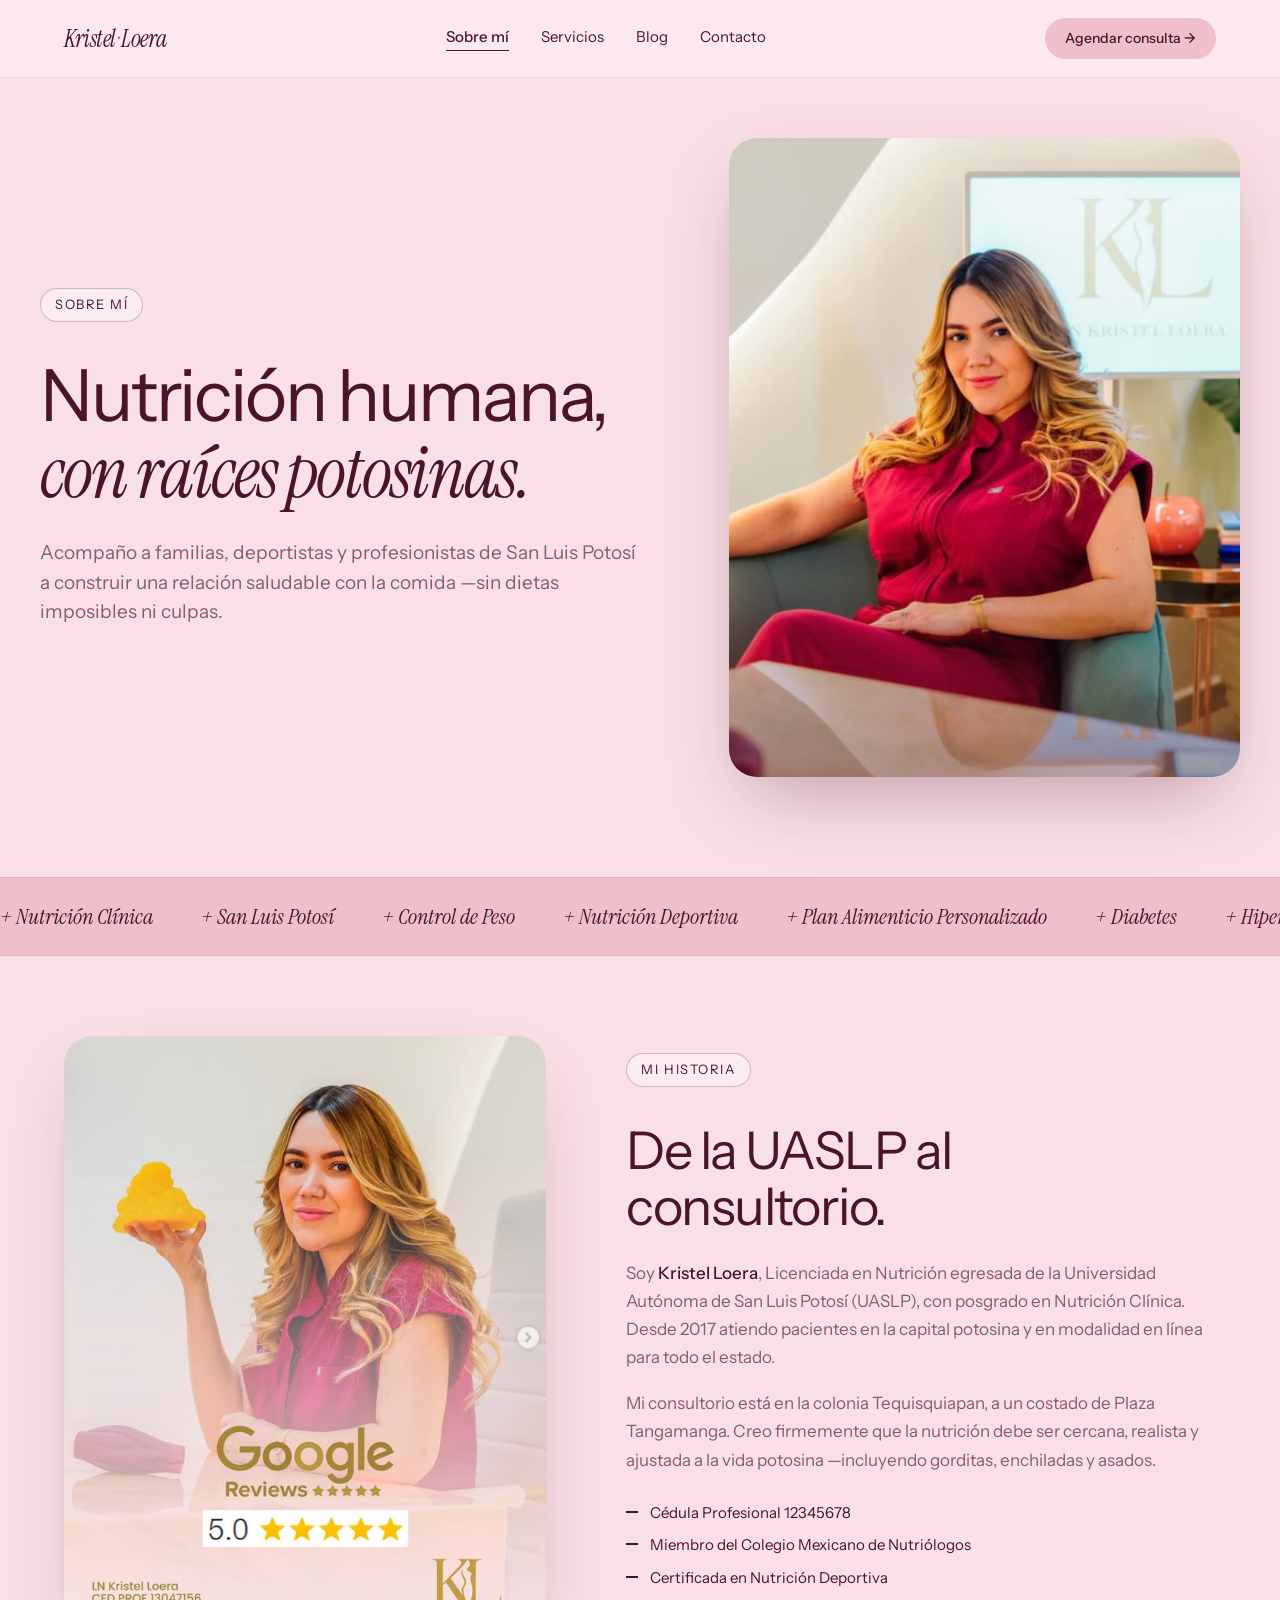
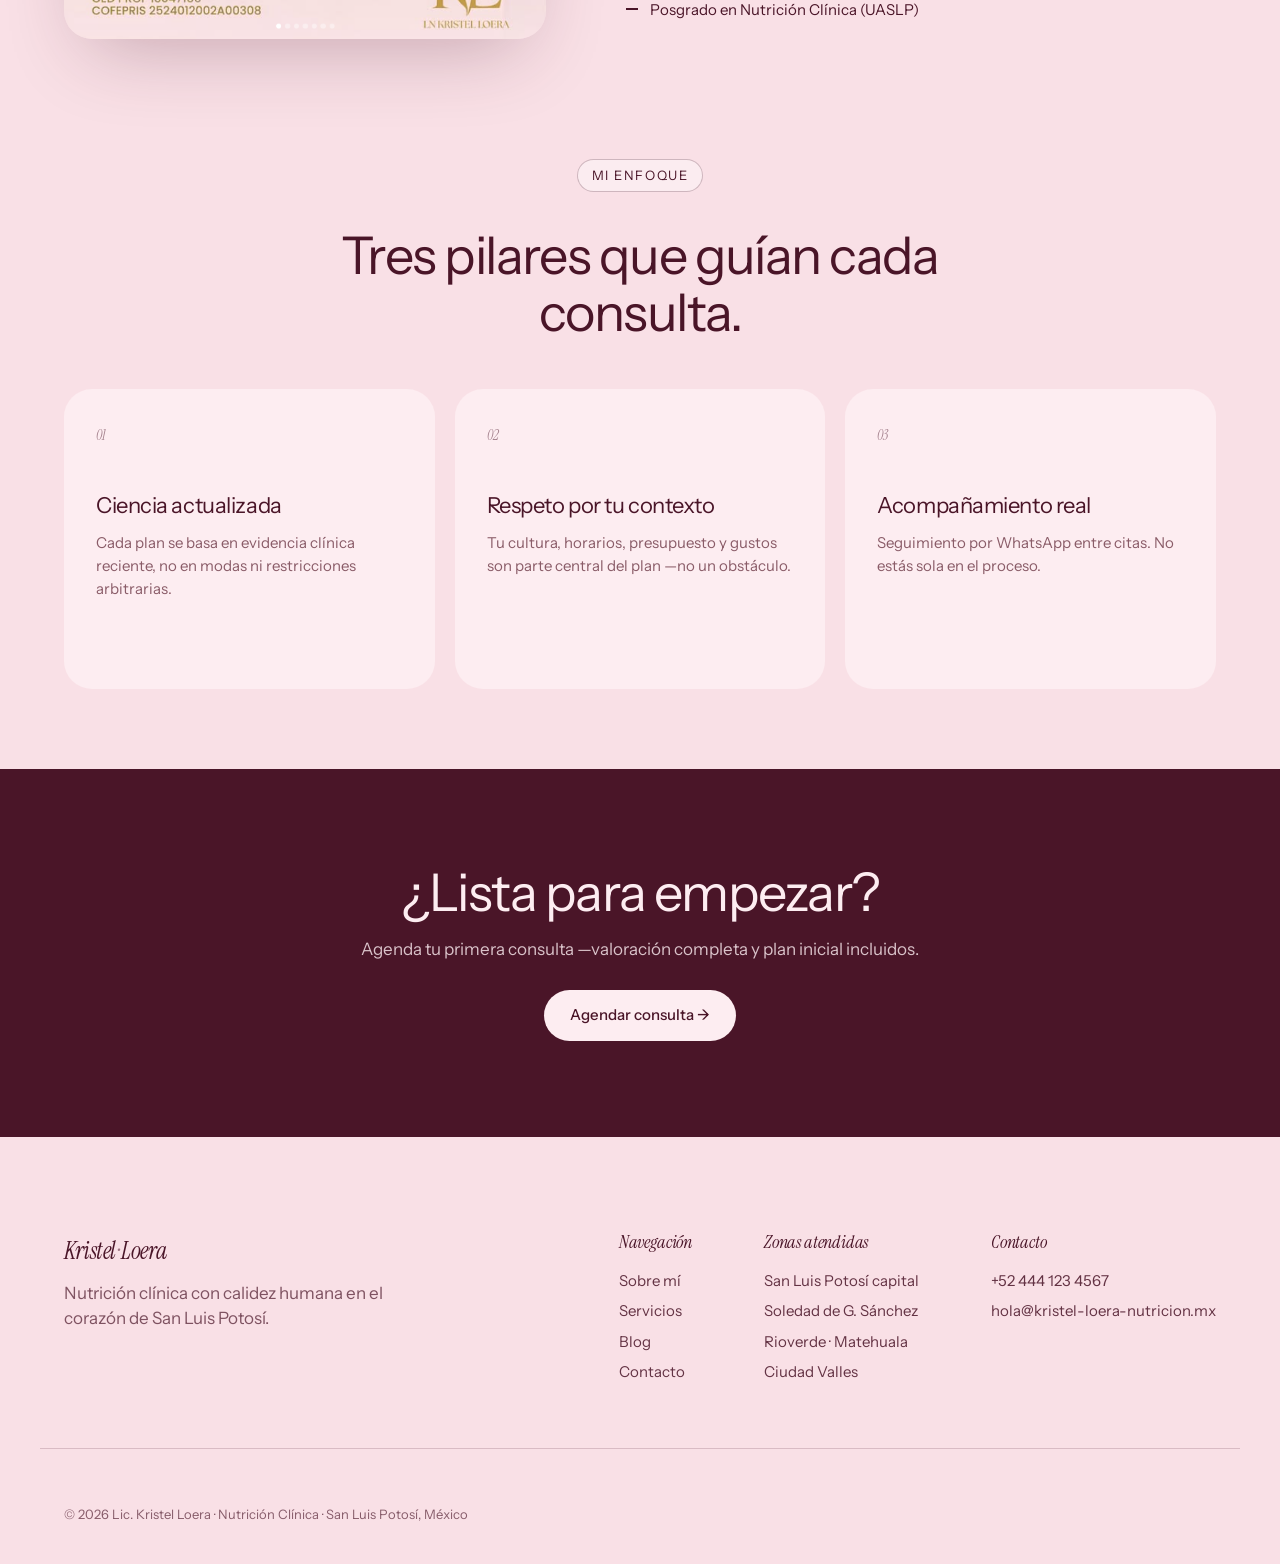
<file: sobre-mi.html>
<!DOCTYPE html>
<html lang="es-MX">
<head>
  <meta charset="UTF-8" />
  <meta name="viewport" content="width=device-width, initial-scale=1" />
  <title>Sobre mí · Lic. Kristel Loera · Nutrióloga en San Luis Potosí</title>
  <meta name="description" content="Conoce a Kristel Loera, nutrióloga certificada en San Luis Potosí. Formación, enfoque clínico y filosofía de acompañamiento nutricional." />
  <link rel="icon" href="data:image/svg+xml,%3Csvg xmlns='http://www.w3.org/2000/svg' viewBox='0 0 100 100'%3E%3Ctext x='50%25' y='50%25' text-anchor='middle' dominant-baseline='central' font-size='80'%3E%F0%9F%8D%8E%3C/text%3E%3C/svg%3E" />
  <link rel="preconnect" href="https://fonts.googleapis.com" />
  <link rel="preconnect" href="https://fonts.gstatic.com" crossorigin />
  <link href="https://fonts.googleapis.com/css2?family=Instrument+Sans:wght@400;500;600&family=Instrument+Serif:ital@0;1&display=swap" rel="stylesheet" />
  <link rel="stylesheet" href="styles.css" />
</head>
<body>

  <header class="nav">
    <div class="nav__inner">
      <a href="index.html" class="logo">Kristel<span>·</span>Loera</a>
      <nav class="nav__links" aria-label="Principal">
        <a href="sobre-mi.html" aria-current="page">Sobre mí</a>
        <a href="servicios.html">Servicios</a>
        <a href="blog.html">Blog</a>
        <a href="contacto.html">Contacto</a>
      </nav>
      <a href="contacto.html" class="btn btn--pill">Agendar consulta →</a>
      <button class="nav__toggle" type="button" aria-label="Abrir menú" aria-expanded="false">
        <span></span><span></span><span></span>
      </button>
    </div>
  </header>

  <main>

    <section class="page-hero">
      <div class="page-hero__grid">
        <div class="page-hero__content">
          <span class="eyebrow">Sobre mí</span>
          <h1>Nutrición humana,<br/><em>con raíces potosinas.</em></h1>
          <p class="lead">
            Acompaño a familias, deportistas y profesionistas de San Luis Potosí
            a construir una relación saludable con la comida —sin dietas imposibles ni culpas.
          </p>
        </div>
        <div class="page-hero__media" aria-hidden="true">
          <div class="page-hero__photo" style="background-image: url('images/Kristel Loera - seated.png');"></div>
        </div>
      </div>
    </section>

    <section class="marquee" aria-label="Áreas de especialidad">
      <div class="marquee__track">
        <ul class="marquee__list">
          <li>+ Nutrición Clínica</li>
          <li>+ San Luis Potosí</li>
          <li>+ Control de Peso</li>
          <li>+ Nutrición Deportiva</li>
          <li>+ Plan Alimenticio Personalizado</li>
          <li>+ Diabetes</li>
          <li>+ Hipertensión</li>
          <li>+ Nutrición Infantil</li>
          <li>+ Embarazo y Lactancia</li>
          <li>+ Consulta en Línea</li>
          <li>+ Tangamanga</li>
          <li>+ Nutrióloga Certificada</li>
        </ul>
        <ul class="marquee__list" aria-hidden="true">
          <li>+ Nutrición Clínica</li>
          <li>+ San Luis Potosí</li>
          <li>+ Control de Peso</li>
          <li>+ Nutrición Deportiva</li>
          <li>+ Plan Alimenticio Personalizado</li>
          <li>+ Diabetes</li>
          <li>+ Hipertensión</li>
          <li>+ Nutrición Infantil</li>
          <li>+ Embarazo y Lactancia</li>
          <li>+ Consulta en Línea</li>
          <li>+ Tangamanga</li>
          <li>+ Nutrióloga Certificada</li>
        </ul>
      </div>
    </section>

    <section class="about">
      <div class="container about__grid">
        <div class="about__media" aria-hidden="true">
          <div class="about__photo"></div>
        </div>
        <div class="about__content">
          <span class="eyebrow">Mi historia</span>
          <h2>De la UASLP al consultorio.</h2>
          <p>
            Soy <strong>Kristel Loera</strong>, Licenciada en Nutrición egresada de la
            Universidad Autónoma de San Luis Potosí (UASLP), con posgrado en
            Nutrición Clínica. Desde 2017 atiendo pacientes en la capital potosina
            y en modalidad en línea para todo el estado.
          </p>
          <p>
            Mi consultorio está en la colonia Tequisquiapan, a un costado de Plaza
            Tangamanga. Creo firmemente que la nutrición debe ser cercana, realista
            y ajustada a la vida potosina —incluyendo gorditas, enchiladas y asados.
          </p>
          <ul class="credentials">
            <li>Cédula Profesional 12345678</li>
            <li>Miembro del Colegio Mexicano de Nutriólogos</li>
            <li>Certificada en Nutrición Deportiva</li>
            <li>Posgrado en Nutrición Clínica (UASLP)</li>
          </ul>
        </div>
      </div>
    </section>

    <section class="values">
      <div class="container">
        <div class="services__head">
          <span class="eyebrow">Mi enfoque</span>
          <h2>Tres pilares que guían cada consulta.</h2>
        </div>
        <div class="services__grid">
          <article class="service">
            <div class="service__num">01</div>
            <h3>Ciencia actualizada</h3>
            <p>Cada plan se basa en evidencia clínica reciente, no en modas ni restricciones arbitrarias.</p>
          </article>
          <article class="service">
            <div class="service__num">02</div>
            <h3>Respeto por tu contexto</h3>
            <p>Tu cultura, horarios, presupuesto y gustos son parte central del plan —no un obstáculo.</p>
          </article>
          <article class="service">
            <div class="service__num">03</div>
            <h3>Acompañamiento real</h3>
            <p>Seguimiento por WhatsApp entre citas. No estás sola en el proceso.</p>
          </article>
        </div>
      </div>
    </section>

    <section class="cta-band">
      <div class="container cta-band__inner">
        <h2>¿Lista para empezar?</h2>
        <p>Agenda tu primera consulta —valoración completa y plan inicial incluidos.</p>
        <a href="contacto.html" class="btn btn--primary">Agendar consulta →</a>
      </div>
    </section>

  </main>

  <footer class="footer">
    <div class="container footer__inner">
      <div class="footer__brand">
        <a href="index.html" class="logo logo--light">Kristel<span>·</span>Loera</a>
        <p>Nutrición clínica con calidez humana en el corazón de San Luis Potosí.</p>
      </div>
      <div class="footer__cols">
        <div>
          <h4>Navegación</h4>
          <a href="sobre-mi.html">Sobre mí</a>
          <a href="servicios.html">Servicios</a>
          <a href="blog.html">Blog</a>
          <a href="contacto.html">Contacto</a>
        </div>
        <div>
          <h4>Zonas atendidas</h4>
          <span>San Luis Potosí capital</span>
          <span>Soledad de G. Sánchez</span>
          <span>Rioverde · Matehuala</span>
          <span>Ciudad Valles</span>
        </div>
        <div>
          <h4>Contacto</h4>
          <span>+52 444 123 4567</span>
          <span>hola@kristel-loera-nutricion.mx</span>
        </div>
      </div>
    </div>
    <div class="container footer__base">
      <span>© 2026 Lic. Kristel Loera · Nutrición Clínica · San Luis Potosí, México</span>
    </div>
  </footer>

  <script src="nav.js"></script>
</body>
</html>
</file>
<file: styles.css>
:root {
  --sage: #f9e0e6;
  --sage-soft: #fdedf1;
  --sage-deep: #f0bfcc;
  --forest: #4a1528;
  --forest-soft: #6b2139;
  --cream: #fdedf1;
  --white: #ffffff;
  --ink: #4a1528;
  --muted: #8a5c68;
  --radius: 28px;
  --radius-sm: 16px;
  --max: 1200px;
  --font-sans: "Instrument Sans", system-ui, -apple-system, sans-serif;
  --font-serif: "Instrument Serif", Georgia, serif;
}

* { box-sizing: border-box; margin: 0; padding: 0; }
html { scroll-behavior: smooth; scroll-padding-top: 80px; -webkit-text-size-adjust: 100%; }
body {
  font-family: var(--font-sans);
  background: var(--sage);
  color: var(--ink);
  line-height: 1.5;
  font-size: 17px;
  -webkit-font-smoothing: antialiased;
  overflow-x: hidden;
  -webkit-tap-highlight-color: rgba(74,21,40,0.12);
}
img { max-width: 100%; display: block; }
a { color: inherit; text-decoration: none; }
button { font: inherit; cursor: pointer; border: 0; }

.container { max-width: var(--max); margin: 0 auto; padding: 0 24px; }

h1, h2, h3, h4 {
  font-weight: 400;
  letter-spacing: -0.03em;
  line-height: 1.05;
  color: var(--forest);
}
h1 { font-size: clamp(42px, 6vw, 72px); }
h2 { font-size: clamp(32px, 4.2vw, 52px); line-height: 1.08; }
h3 { font-size: 22px; letter-spacing: -0.02em; }
h1 em, h2 em { font-family: var(--font-serif); font-style: italic; font-weight: 400; }

p { color: var(--muted); max-width: 58ch; }

.eyebrow {
  display: inline-block;
  font-size: 13px;
  letter-spacing: 0.12em;
  text-transform: uppercase;
  color: var(--forest);
  padding: 6px 14px;
  border: 1px solid rgba(74,21,40,0.25);
  border-radius: 999px;
  margin-bottom: 24px;
  background: rgba(255,255,255,0.4);
}

/* Buttons */
.btn {
  display: inline-flex; align-items: center; gap: 8px;
  padding: 14px 26px;
  border-radius: 999px;
  font-size: 15px;
  font-weight: 500;
  transition: transform .2s ease, background .2s ease, color .2s ease;
  white-space: nowrap;
}
.btn--primary { background: var(--forest); color: var(--sage-soft); }
.btn--primary:hover { background: var(--forest-soft); transform: translateY(-1px); }
.btn--ghost { background: transparent; color: var(--forest); border: 1px solid var(--forest); }
.btn--ghost:hover { background: var(--forest); color: var(--sage-soft); }
.btn--pill { background: var(--sage-deep); color: var(--forest); padding: 10px 20px; font-size: 14px; }
.btn--pill:hover { background: var(--forest); color: var(--sage-soft); }

/* NAV */
.nav {
  position: sticky; top: 0; z-index: 50;
  backdrop-filter: blur(14px);
  background: rgba(253,237,241,0.75);
  border-bottom: 1px solid rgba(74,21,40,0.08);
}
.nav__inner {
  max-width: var(--max);
  margin: 0 auto;
  padding: 18px 24px;
  display: flex; align-items: center; justify-content: space-between; gap: 24px;
}
.logo {
  font-family: var(--font-serif);
  font-size: 24px;
  font-style: italic;
  color: var(--forest);
  letter-spacing: -0.02em;
}
.logo span { opacity: 0.5; margin: 0 2px; }
.nav__links { display: flex; gap: 32px; }
.nav__links a {
  font-size: 15px; color: var(--forest);
  transition: opacity .2s;
}
.nav__links a:hover { opacity: 0.6; }
.nav__links a[aria-current="page"] { font-weight: 500; border-bottom: 1px solid var(--forest); padding-bottom: 2px; }

/* PAGE HERO (inner pages) — matches main hero dimensions */
.page-hero { padding: 60px 24px 100px; }
.page-hero__grid {
  max-width: var(--max); margin: 0 auto;
  display: grid; grid-template-columns: 1.1fr 0.9fr;
  gap: 64px; align-items: center;
}
.page-hero__content h1 { font-size: clamp(42px, 6vw, 72px); margin: 12px 0 28px; }
.page-hero__content .lead {
  font-size: 19px; line-height: 1.55; color: var(--muted);
  max-width: 46ch; margin-bottom: 0;
}
.page-hero__media { position: relative; aspect-ratio: 4/5; }
.page-hero__photo {
  width: 100%; height: 100%;
  border-radius: var(--radius);
  background-size: cover; background-position: center;
  background-repeat: no-repeat;
  box-shadow: 0 30px 80px -20px rgba(74,21,40,0.35);
  position: relative; overflow: hidden;
}
.page-hero__photo::after {
  content: "";
  position: absolute; inset: auto 0 0 0; height: 40%;
  background: linear-gradient(to top, rgba(74,21,40,0.4), transparent);
}
.process, .values { padding: 40px 24px 80px; }
.page-hero--text .container { max-width: var(--max); margin: 0 auto; padding: 0; }
.page-hero--text h1 { font-size: clamp(42px, 6vw, 72px); margin: 12px 0 28px; }
.page-hero--text .lead { font-size: 19px; line-height: 1.55; color: var(--muted); max-width: none; }

/* MARQUEE */
.marquee { background: var(--sage-deep); padding: 22px 0; overflow: hidden; border-top: 1px solid rgba(74,21,40,0.08); border-bottom: 1px solid rgba(74,21,40,0.08); }
.marquee__track { display: flex; width: max-content; animation: marquee-scroll 42s linear infinite; }
.marquee__list { display: flex; gap: 48px; padding-right: 48px; list-style: none; margin: 0; }
.marquee__list li {
  font-family: var(--font-serif); font-style: italic;
  font-size: 22px; color: var(--forest);
  white-space: nowrap;
}
@keyframes marquee-scroll { from { transform: translateX(0); } to { transform: translateX(-50%); } }
@media (prefers-reduced-motion: reduce) { .marquee__track { animation: none; } }

/* CTA BAND — full-width dark section like .contact on home */
.cta-band { background: var(--forest); color: var(--sage-soft); padding: 96px 24px; }
.cta-band__inner {
  max-width: var(--max); margin: 0 auto;
  text-align: center;
  display: flex; flex-direction: column; align-items: center; gap: 16px;
}
.cta-band h2 { color: var(--sage-soft); }
.cta-band p { color: rgba(253,237,241,0.8); max-width: 52ch; }
.cta-band .btn--primary { background: var(--sage-soft); color: var(--forest); margin-top: 12px; }
.cta-band .btn--primary:hover { background: var(--sage-deep); }

/* BLOG */
.blog { padding: 40px 24px 80px; }
.blog .container { padding: 0; }
.blog__grid {
  display: grid; grid-template-columns: repeat(auto-fill, minmax(300px, 1fr));
  gap: 32px;
}
.post {
  background: var(--white);
  border-radius: var(--radius);
  overflow: hidden;
  display: flex; flex-direction: column;
  transition: transform .2s ease, box-shadow .2s ease;
}
.post:hover { transform: translateY(-4px); box-shadow: 0 20px 60px -20px rgba(74,21,40,0.25); }
.post__image { aspect-ratio: 16/10; width: 100%; background-size: cover; background-position: center; background-repeat: no-repeat; }
.post__body { padding: 24px; display: flex; flex-direction: column; gap: 10px; flex: 1; }
.post__meta {
  font-size: 12px; letter-spacing: 0.12em; text-transform: uppercase;
  color: var(--muted);
}
.post h3 {
  font-family: var(--font-serif); font-style: italic;
  font-size: 22px; line-height: 1.2;
}
.post p { font-size: 15px; color: var(--muted); flex: 1; }
.post .service__link { margin-top: auto; }

/* HERO */
.hero { padding: 60px 24px 100px; }
.hero__grid {
  max-width: var(--max);
  margin: 0 auto;
  display: grid;
  grid-template-columns: 1.1fr 0.9fr;
  gap: 64px;
  align-items: center;
}
.hero__content h1 { margin: 12px 0 28px; }
.hero__content .lead {
  font-size: 19px; line-height: 1.55; color: var(--muted);
  max-width: 46ch; margin-bottom: 36px;
}
.hero__cta { display: flex; gap: 14px; flex-wrap: wrap; }
/* STATS BAND */
.stats-band { background: var(--forest); padding: 56px 24px; color: var(--sage-soft); }
.stats-band__inner {
  display: grid;
  grid-template-columns: 1.4fr 1fr;
  gap: 48px;
  align-items: center;
}
.stats-band__list {
  list-style: none;
  display: flex;
  gap: 40px;
  flex-wrap: wrap;
}
.stats-band__list li {
  display: flex; flex-direction: column; gap: 4px;
  padding-right: 40px;
  border-right: 1px solid rgba(253,237,241,0.18);
}
.stats-band__list li:last-child { border-right: 0; padding-right: 0; }
.stats-band__list strong {
  font-family: var(--font-serif);
  font-size: 52px; font-weight: 400;
  color: var(--sage);
  letter-spacing: -0.03em;
  line-height: 1;
}
.stats-band__list span {
  font-size: 13px;
  color: rgba(253,237,241,0.7);
  letter-spacing: 0.06em;
  text-transform: uppercase;
}
.stats-band__text {
  font-size: 17px;
  line-height: 1.55;
  color: rgba(253,237,241,0.82);
  max-width: 42ch;
}
.stats-band__text em {
  font-family: var(--font-serif);
  font-style: italic;
  color: var(--sage);
}

.hero__media { position: relative; aspect-ratio: 4/5; }
.hero__photo {
  width: 100%; height: 100%;
  border-radius: var(--radius);
  background: url("images/Kristel Loera - seated.png") center/cover no-repeat;
  box-shadow: 0 30px 80px -20px rgba(74,21,40,0.35);
  position: relative;
  overflow: hidden;
}
.hero__photo::after {
  content: "";
  position: absolute; inset: auto 0 0 0; height: 40%;
  background: linear-gradient(to top, rgba(74,21,40,0.45), transparent);
}
.hero__badge {
  position: absolute; bottom: 24px; left: 24px; right: 24px;
  background: rgba(255,255,255,0.92);
  backdrop-filter: blur(8px);
  padding: 14px 18px;
  border-radius: var(--radius-sm);
  font-size: 14px;
  color: var(--forest);
  display: flex; align-items: center; gap: 10px;
  box-shadow: 0 10px 30px -10px rgba(74,21,40,0.25);
}
.hero__badge .dot {
  width: 8px; height: 8px; border-radius: 50%;
  background: #4caf50;
  box-shadow: 0 0 0 4px rgba(76,175,80,0.2);
}

/* ABOUT */
.about { padding: 80px 24px; background: var(--sage); }
.about__grid {
  display: grid; grid-template-columns: 0.9fr 1.1fr; gap: 80px; align-items: center;
}
.about__media { aspect-ratio: 4/5; }
.about__photo {
  width: 100%; height: 100%;
  border-radius: var(--radius);
  background: url("images/kristel - stand.png") 35% 15%/cover no-repeat;
  box-shadow: 0 30px 80px -25px rgba(74,21,40,0.3);
}
.about__content h2 { margin: 12px 0 24px; }
.about__content p { margin-bottom: 18px; font-size: 17px; line-height: 1.65; }
.about__content strong { color: var(--forest); font-weight: 500; }
.credentials {
  list-style: none; margin-top: 28px;
  display: flex; flex-direction: column; gap: 10px;
}
.credentials li {
  position: relative; padding-left: 24px;
  color: var(--forest); font-size: 15px;
}
.credentials li::before {
  content: ""; position: absolute; left: 0; top: 9px;
  width: 12px; height: 2px; background: var(--forest);
}

/* SERVICES */
.services { padding: 80px 24px 40px; background: var(--sage); }
.services__head {
  max-width: 720px; margin: 0 auto 48px; text-align: center;
}
.services__head h2 { margin: 12px 0 20px; }
.services__head p { margin: 0 auto; }
.services__grid {
  display: grid;
  grid-template-columns: repeat(3, 1fr);
  gap: 20px;
}
.service {
  background: var(--sage-soft);
  border-radius: var(--radius);
  padding: 36px 32px;
  min-height: 300px;
  display: flex; flex-direction: column;
  transition: transform .3s ease, background .3s ease;
}
.service:hover { transform: translateY(-4px); background: var(--sage-deep); }
.service--dark { background: var(--forest); color: var(--sage-soft); }
.service--dark h3 { color: var(--sage-soft); }
.service--dark p { color: rgba(253,237,241,0.75); }
.service--dark .service__link { color: var(--sage-soft); }
.service:hover.service--dark { background: var(--forest-soft); }
.service__num {
  font-family: var(--font-serif);
  font-size: 14px; font-style: italic;
  opacity: 0.5; margin-bottom: auto;
}
.service h3 { margin: 48px 0 14px; }
.service p { font-size: 15px; line-height: 1.55; margin-bottom: 24px; flex-grow: 1; }
.service__link {
  font-size: 14px; font-weight: 500; color: var(--forest);
  align-self: flex-start;
  border-bottom: 1px solid currentColor;
  padding-bottom: 2px;
  transition: gap .2s;
}

/* TESTIMONIALS */
.testimonials { padding: 40px 24px 80px; background: var(--sage); }
.testimonials__head {
  max-width: 720px; margin: 0 auto 48px; text-align: center;
}
.testimonials__head h2 { margin: 12px 0 20px; }
.testimonials__head p { margin: 0 auto; }
.testimonials__grid {
  display: grid;
  grid-template-columns: repeat(3, 1fr);
  gap: 20px;
}
.testimonial {
  background: var(--sage-soft);
  border-radius: var(--radius);
  padding: 32px;
  display: flex; flex-direction: column;
  gap: 28px;
  transition: transform .3s ease, background .3s ease;
}
.testimonial:hover { transform: translateY(-4px); background: var(--sage-deep); }
.testimonial__quote {
  font-family: var(--font-serif);
  font-size: 20px;
  line-height: 1.45;
  color: var(--forest);
  font-style: italic;
  letter-spacing: -0.01em;
  max-width: none;
  flex-grow: 1;
}
.testimonial__author {
  display: flex; align-items: center; gap: 14px;
  padding-top: 20px;
  border-top: 1px solid rgba(74,21,40,0.12);
}
.testimonial__avatar {
  width: 44px; height: 44px; border-radius: 50%;
  flex-shrink: 0;
}
.testimonial__author strong {
  display: block;
  font-weight: 500; font-size: 15px; color: var(--forest);
}
.testimonial__author span {
  display: block;
  font-size: 13px; color: var(--muted); margin-top: 2px;
}

/* CONTACT */
.contact {
  padding: 80px 24px;
  background: var(--forest);
  color: var(--sage-soft);
}
.contact h2 { color: var(--sage-soft); }
.contact .eyebrow {
  color: var(--sage-soft);
  border-color: rgba(253,237,241,0.3);
  background: transparent;
}
.contact p { color: rgba(253,237,241,0.75); }
.contact__grid {
  display: grid; grid-template-columns: 1fr 1fr; gap: 80px; align-items: center;
}
.contact__intro h2 { margin: 12px 0 24px; }
.contact__details {
  list-style: none; margin-top: 40px;
  display: flex; flex-direction: column; gap: 20px;
}
.contact__details li {
  display: flex; flex-direction: column;
  padding-bottom: 20px;
  border-bottom: 1px solid rgba(253,237,241,0.15);
}
.contact__details strong {
  font-size: 12px; letter-spacing: 0.15em; text-transform: uppercase;
  color: rgba(253,237,241,0.6); font-weight: 400; margin-bottom: 6px;
}
.contact__details span { font-size: 17px; color: var(--sage-soft); }

.form {
  background: rgba(255,255,255,0.04);
  border: 1px solid rgba(253,237,241,0.12);
  backdrop-filter: blur(4px);
  padding: 36px;
  border-radius: var(--radius);
  display: grid; grid-template-columns: 1fr 1fr; gap: 18px;
}
.form label { display: flex; flex-direction: column; gap: 8px; }
.form label span {
  font-size: 13px; letter-spacing: 0.1em; text-transform: uppercase;
  color: rgba(253,237,241,0.7);
}
.form input, .form select, .form textarea {
  background: transparent;
  border: 1px solid rgba(253,237,241,0.25);
  border-radius: 12px;
  padding: 14px 16px;
  color: var(--sage-soft);
  font: inherit;
  font-size: 15px;
  transition: border-color .2s;
}
.form input:focus, .form select:focus, .form textarea:focus {
  outline: none; border-color: var(--sage-deep);
}
.form input::placeholder, .form textarea::placeholder { color: var(--sage-soft); opacity: 0.75; }
.form select { appearance: none; -webkit-appearance: none; -moz-appearance: none; padding-right: 44px; background-image: url("data:image/svg+xml;utf8,<svg xmlns='http://www.w3.org/2000/svg' viewBox='0 0 24 24' fill='none' stroke='%23fdedf1' stroke-width='2' stroke-linecap='round' stroke-linejoin='round'><polyline points='6 9 12 15 18 9'/></svg>"); background-repeat: no-repeat; background-position: right 16px center; background-size: 16px; }
.form select:invalid { color: var(--sage-soft); opacity: 0.75; }
.form select option { color: var(--forest); }
.form__full { grid-column: 1 / -1; }
.form__submit {
  grid-column: 1 / -1; justify-self: start;
  background: var(--sage-deep); color: var(--forest);
  margin-top: 8px;
}
.form__submit:hover { background: var(--sage-soft); }
.form__ok {
  grid-column: 1 / -1;
  color: var(--sage-deep); font-size: 15px;
}

/* BOOKING CTA CARD */
.booking-cta {
  background: rgba(255,255,255,0.06);
  border: 1px solid rgba(253,237,241,0.2);
  border-radius: var(--radius);
  padding: 36px;
  display: flex; flex-direction: column; gap: 16px;
  align-self: start;
}
.booking-cta h3 {
  color: var(--sage-soft);
  font-family: var(--font-serif); font-style: italic;
  font-size: 30px; font-weight: 400;
}
.booking-cta p { color: rgba(253,237,241,0.8); margin: 0; }
.booking-cta__list { list-style: none; padding: 0; margin: 4px 0 8px; display: flex; flex-direction: column; gap: 8px; }
.booking-cta__list li { color: var(--sage-soft); font-size: 15px; }
.booking-cta__btn { align-self: flex-start; margin-top: 8px; }

/* BOOKING MODAL */
.booking-modal { position: fixed; inset: 0; z-index: 100; display: flex; align-items: center; justify-content: center; padding: 20px; }
.booking-modal__backdrop {
  position: absolute; inset: 0;
  background: rgba(74,21,40,0.55);
  backdrop-filter: blur(6px);
  animation: fade .2s ease;
}
.booking-modal__panel {
  position: relative; z-index: 1;
  width: 100%; max-width: 480px;
  background: var(--forest);
  border: 1px solid rgba(253,237,241,0.15);
  border-radius: var(--radius);
  padding: 32px;
  box-shadow: 0 40px 100px -20px rgba(0,0,0,0.5);
  animation: pop .25s ease;
  max-height: 90vh; overflow-y: auto;
}
.booking-modal__close {
  position: absolute; top: 14px; right: 14px;
  width: 36px; height: 36px; border-radius: 50%;
  background: transparent; border: 1px solid rgba(253,237,241,0.2);
  color: var(--sage-soft); font-size: 22px; line-height: 1;
  display: flex; align-items: center; justify-content: center;
  cursor: pointer; transition: all .2s;
}
.booking-modal__close:hover { background: var(--sage-soft); color: var(--forest); }
@keyframes fade { from { opacity: 0; } to { opacity: 1; } }
@keyframes pop { from { opacity: 0; transform: translateY(10px) scale(.98); } to { opacity: 1; transform: none; } }

/* BOOKING STEPS */
.booking__step { display: flex; flex-direction: column; gap: 18px; }
.booking h3 {
  color: var(--sage-soft);
  font-family: var(--font-serif); font-style: italic;
  font-size: 26px; font-weight: 400;
  margin: 0;
}
.booking__selected { margin: 0; color: rgba(253,237,241,0.75); font-size: 14px; padding-bottom: 12px; border-bottom: 1px solid rgba(253,237,241,0.12); }
.booking__selected strong { color: var(--sage-soft); font-weight: 500; }
.booking__dates { display: grid; grid-template-columns: repeat(auto-fill, minmax(88px, 1fr)); gap: 10px; }
.date-chip {
  display: flex; flex-direction: column; align-items: center; gap: 4px;
  padding: 14px 8px; border-radius: 14px;
  background: transparent;
  border: 1px solid rgba(253,237,241,0.3);
  color: var(--sage-soft);
  font: inherit; cursor: pointer; transition: all .2s ease;
}
.date-chip:hover { background: var(--sage-soft); color: var(--forest); border-color: var(--sage-soft); transform: translateY(-1px); }
.date-chip__dow, .date-chip__mon { font-size: 12px; text-transform: uppercase; letter-spacing: 0.08em; opacity: 0.8; }
.date-chip__day { font-size: 22px; font-weight: 500; font-family: var(--font-serif); font-style: italic; }
.booking__slots { display: grid; grid-template-columns: repeat(3, 1fr); gap: 12px; }
.slot {
  padding: 20px 12px; border-radius: 14px;
  background: transparent;
  border: 1px solid rgba(253,237,241,0.3);
  color: var(--sage-soft);
  font: inherit; font-size: 15px; font-weight: 500;
  cursor: pointer; transition: all .2s ease;
}
.slot:hover { background: var(--sage-soft); color: var(--forest); border-color: var(--sage-soft); transform: translateY(-1px); }
.booking__form label { display: flex; flex-direction: column; gap: 8px; }
.booking__form label span {
  font-size: 13px; letter-spacing: 0.1em; text-transform: uppercase;
  color: rgba(253,237,241,0.7);
}
.booking__form input {
  background: transparent;
  border: 1px solid rgba(253,237,241,0.25);
  border-radius: 12px;
  padding: 14px 16px;
  color: var(--sage-soft);
  font: inherit; font-size: 15px;
  transition: border-color .2s;
}
.booking__form input:focus { outline: none; border-color: var(--sage-deep); }
.booking__form input::placeholder { color: var(--sage-soft); opacity: 0.75; }
.booking__back {
  background: transparent; border: 0;
  color: rgba(253,237,241,0.7); font-size: 14px;
  cursor: pointer; align-self: center; padding: 6px;
}
.booking__back:hover { color: var(--sage-soft); }
.booking__status { text-align: center; padding: 40px 20px; }
.booking__status p { color: rgba(253,237,241,0.85); margin: 0 auto; }
.spinner {
  width: 48px; height: 48px;
  border: 3px solid rgba(253,237,241,0.2);
  border-top-color: var(--sage-soft);
  border-radius: 50%;
  margin: 0 auto 20px;
  animation: spin 1s linear infinite;
}
@keyframes spin { to { transform: rotate(360deg); } }
.check {
  width: 56px; height: 56px; border-radius: 50%;
  background: var(--sage-soft); color: var(--forest);
  display: flex; align-items: center; justify-content: center;
  font-size: 30px; font-weight: 600;
  margin: 0 auto 16px;
}
@media (max-width: 600px) {
  .booking__slots { grid-template-columns: repeat(2, 1fr); }
}

/* FOOTER */
.footer { background: var(--sage); color: var(--forest); padding: 96px 24px 40px; }
.footer__inner {
  max-width: var(--max); margin: 0 auto;
  display: grid; grid-template-columns: 1fr 2fr; gap: 64px;
  padding-bottom: 56px; border-bottom: 1px solid rgba(74,21,40,0.18);
}
.footer__inner p {
  color: rgba(74,21,40,0.7);
  margin-top: 12px; max-width: 32ch;
}
.logo--light { color: var(--forest); }
.footer__cols { display: grid; grid-template-columns: repeat(3, max-content); gap: 72px; justify-content: end; }
.footer__cols h4 {
  font-family: var(--font-serif);
  font-size: 18px; letter-spacing: -0.01em;
  text-transform: none;
  color: var(--forest); font-weight: 400; font-style: italic;
  margin-bottom: 18px;
}
.footer__cols a, .footer__cols span {
  display: block; width: fit-content; font-size: 15px; color: var(--forest);
  margin-bottom: 8px; opacity: 0.85;
}
.footer__cols a:hover { opacity: 1; }
.footer__base {
  max-width: var(--max); margin: 32px auto 0;
  padding-top: 24px; font-size: 13px;
  color: rgba(74,21,40,0.65);
}
.footer__brand p { margin-bottom: 20px; }
.socials { display: flex; gap: 10px; margin-top: 4px; }
.socials a {
  width: 40px; height: 40px; border-radius: 50%;
  display: inline-flex; align-items: center; justify-content: center;
  background: var(--forest); color: var(--sage);
  transition: transform .2s, background .2s;
}
.socials a:hover { background: var(--forest-soft); transform: translateY(-2px); }
.socials svg { width: 18px; height: 18px; display: block; }

/* NAV TOGGLE (mobile hamburger) */
.nav__toggle {
  display: none;
  width: 42px; height: 42px; border-radius: 10px;
  background: transparent; border: 1px solid rgba(74,21,40,0.25);
  align-items: center; justify-content: center;
  flex-direction: column; gap: 5px;
  padding: 0;
}
.nav__toggle span {
  display: block; width: 18px; height: 2px;
  background: var(--forest); border-radius: 2px;
  transition: transform .25s ease, opacity .2s ease;
}
.nav--open .nav__toggle span:nth-child(1) { transform: translateY(7px) rotate(45deg); }
.nav--open .nav__toggle span:nth-child(2) { opacity: 0; }
.nav--open .nav__toggle span:nth-child(3) { transform: translateY(-7px) rotate(-45deg); }

/* RESPONSIVE */
@media (max-width: 1024px) {
  .services__grid,
  .testimonials__grid { grid-template-columns: repeat(2, 1fr); }
  .hero__grid, .page-hero__grid { gap: 48px; }
  .about__grid, .contact__grid { gap: 56px; }
  .footer__cols { gap: 48px; }
}

@media (max-width: 820px) {
  .nav__inner { padding: 14px 20px; gap: 12px; }
  .nav__links { display: none; }
  .nav__toggle { display: inline-flex; order: 3; }
  .nav .btn--pill { display: none; }
  .nav--open .nav__links {
    display: flex; flex-direction: column; gap: 0;
    position: absolute; left: 0; right: 0; top: 100%;
    background: var(--sage-soft);
    border-bottom: 1px solid rgba(74,21,40,0.1);
    padding: 8px 20px 20px;
  }
  .nav--open .nav__links a {
    padding: 14px 4px; font-size: 17px;
    border-bottom: 1px solid rgba(74,21,40,0.08);
  }
  .nav--open .nav__links a:last-child { border-bottom: 0; }

  .hero, .page-hero { padding: 36px 20px 56px; }
  .hero__grid,
  .page-hero__grid,
  .about__grid,
  .services__grid,
  .testimonials__grid,
  .contact__grid,
  .footer__inner {
    grid-template-columns: 1fr; gap: 40px;
  }
  .hero__media, .page-hero__media, .about__media {
    max-width: 460px; margin: 0 auto; width: 100%;
  }
  .about__grid { gap: 36px; }
  .about__media { order: -1; aspect-ratio: 4/5; }
  .about, .services, .contact, .testimonials { padding: 56px 20px; }
  .services__head, .testimonials__head { margin-bottom: 32px; }

  .stats-band { padding: 40px 20px; }
  .stats-band__inner { grid-template-columns: 1fr; gap: 28px; }
  .stats-band__list { gap: 0; flex-direction: column; }
  .stats-band__list li {
    flex-direction: row; align-items: baseline; gap: 14px;
    padding: 14px 0; border-right: 0;
    border-bottom: 1px solid rgba(253,237,241,0.15);
  }
  .stats-band__list li:last-child { border-bottom: 0; }
  .stats-band__list strong { font-size: 36px; }
  .stats-band__list span { font-size: 12px; }
  .stats-band__text { font-size: 16px; }

  .cta-band { padding: 64px 20px; }
  .contact { padding: 56px 20px; }
  .form { grid-template-columns: 1fr; padding: 24px; gap: 14px; }

  .services__grid { gap: 16px; }
  .service { padding: 28px 24px; min-height: auto; }
  .service h3 { margin-top: 28px; }

  .blog { padding: 32px 20px 64px; }
  .blog__grid { grid-template-columns: 1fr; gap: 20px; }
  .post__body { padding: 20px; }

  .process, .values { padding: 28px 20px 56px; }

  .footer { padding: 64px 20px 32px; }
  .footer__inner { padding-bottom: 36px; gap: 32px; }
  .footer__cols { grid-template-columns: repeat(2, 1fr); gap: 28px; justify-content: start; }

  .marquee { padding: 16px 0; }
  .marquee__list { gap: 32px; padding-right: 32px; }
  .marquee__list li { font-size: 18px; }

  .page-hero__content h1,
  .page-hero--text h1,
  .hero__content h1 { font-size: clamp(36px, 8vw, 52px); }
  .page-hero__content .lead,
  .page-hero--text .lead,
  .hero__content .lead { font-size: 17px; }

  .booking-modal__panel { padding: 24px; max-height: 92vh; }
  .booking__slots { grid-template-columns: repeat(2, 1fr); }
  .booking__dates { grid-template-columns: repeat(auto-fill, minmax(76px, 1fr)); }

  .contact__grid { gap: 40px; }
  .contact__details { margin-top: 24px; }
}

@media (max-width: 520px) {
  body { font-size: 16px; }
  h1, h2 { text-wrap: balance; }
  h1 { font-size: 36px; }
  h2 { font-size: 28px; }
  h3 { font-size: 20px; }
  .btn { padding: 13px 22px; font-size: 14px; min-height: 44px; }
  .btn--pill { padding: 10px 16px; font-size: 13px; min-height: 40px; }
  .eyebrow { font-size: 11px; padding: 5px 12px; margin-bottom: 18px; }
  .logo { font-size: 20px; }
  .container { padding: 0 20px; }

  .hero, .page-hero { padding: 28px 20px 44px; }
  .hero__cta { flex-direction: column; align-items: stretch; }
  .hero__cta .btn { justify-content: center; }

  .footer__cols { grid-template-columns: 1fr; gap: 24px; }
  .footer__base { font-size: 12px; text-align: center; }

  .service { padding: 24px 20px; }
  .service__num { font-size: 13px; }
  .service h3 { margin-top: 24px; }

  .testimonial { padding: 24px; gap: 20px; }
  .testimonial__quote { font-size: 18px; }

  .form { padding: 20px; }
  .form input, .form select, .form textarea { padding: 12px 14px; }

  .cta-band { padding: 56px 20px; }
  .stats-band__list strong { font-size: 32px; }

  .marquee__list li { font-size: 16px; }
  .marquee__list { gap: 24px; padding-right: 24px; }

  .date-chip { padding: 12px 6px; }
  .date-chip__day { font-size: 20px; }
  .slot { padding: 16px 10px; font-size: 14px; }

  .booking-modal { padding: 12px; }
  .booking-modal__panel { padding: 20px; border-radius: 20px; }
  .booking-cta { padding: 28px 24px; }

  .contact__details li { padding-bottom: 16px; }
  .contact__details span { font-size: 16px; }
}

/* --- MOBILE OPTIMIZATIONS --- */

/* Disable hover transforms on touch devices (prevent stuck hover states) */
@media (hover: none) {
  .btn:hover,
  .service:hover,
  .testimonial:hover,
  .post:hover,
  .socials a:hover,
  .carousel-btn:hover,
  .date-chip:hover,
  .slot:hover { transform: none; }
}

/* Prevent iOS zoom on form focus (inputs must be >=16px) */
@media (max-width: 820px) {
  .form input, .form select, .form textarea,
  .booking__form input { font-size: 16px; }

  /* Allow long emails/phones to wrap instead of overflowing */
  .contact__details span,
  .footer__cols a,
  .footer__cols span { word-break: break-word; overflow-wrap: anywhere; }

  /* Surface the "Agendar" CTA inside the open mobile menu */
  .nav--open .btn--pill {
    display: inline-flex;
    align-self: stretch;
    justify-content: center;
    position: absolute;
    left: 20px; right: 20px; top: 100%;
    margin-top: 0;
    transform: translateY(calc(100% - 12px));
    padding: 14px 22px; font-size: 15px;
    z-index: 2;
  }

  /* Safer spacing for sticky anchors */
  html { scroll-padding-top: 72px; }

  /* Hero badge never spills out on narrow viewports */
  .hero__badge { left: 16px; right: 16px; bottom: 16px; font-size: 13px; padding: 12px 14px; }

  /* Honor iPhone notch / safe areas */
  .nav__inner { padding-left: max(20px, env(safe-area-inset-left)); padding-right: max(20px, env(safe-area-inset-right)); }
  .footer__base { padding-bottom: env(safe-area-inset-bottom); }

  /* Avoid awkward line-breaks forced by <br/> in hero on small screens */
  .hero__content h1 br,
  .page-hero__content h1 br,
  .page-hero--text h1 br { display: none; }
  .hero__content h1 em,
  .page-hero__content h1 em,
  .page-hero--text h1 em { display: inline; }

  /* Tap-friendly nav links */
  .nav--open .nav__links a { min-height: 48px; display: flex; align-items: center; }

  /* Carousel controls easier to tap */
  .carousel-btn { width: 44px; height: 44px; }
}

/* Ultra narrow (≤380px) — tight screens */
@media (max-width: 380px) {
  .container { padding: 0 16px; }
  .nav__inner { padding: 12px 16px; gap: 8px; }
  .hero, .page-hero { padding: 24px 16px 36px; }
  .about, .services, .contact, .testimonials, .blog { padding: 48px 16px; }
  .cta-band { padding: 48px 16px; }
  .footer { padding: 56px 16px 24px; }
  h1 { font-size: 32px; }
  h2 { font-size: 26px; }
  .testimonial__quote { font-size: 17px; }
  .stats-band__list strong { font-size: 28px; }
  .service { padding: 22px 18px; }
  .form { padding: 18px; }
  .booking-modal__panel { padding: 18px; }
}
</file>
